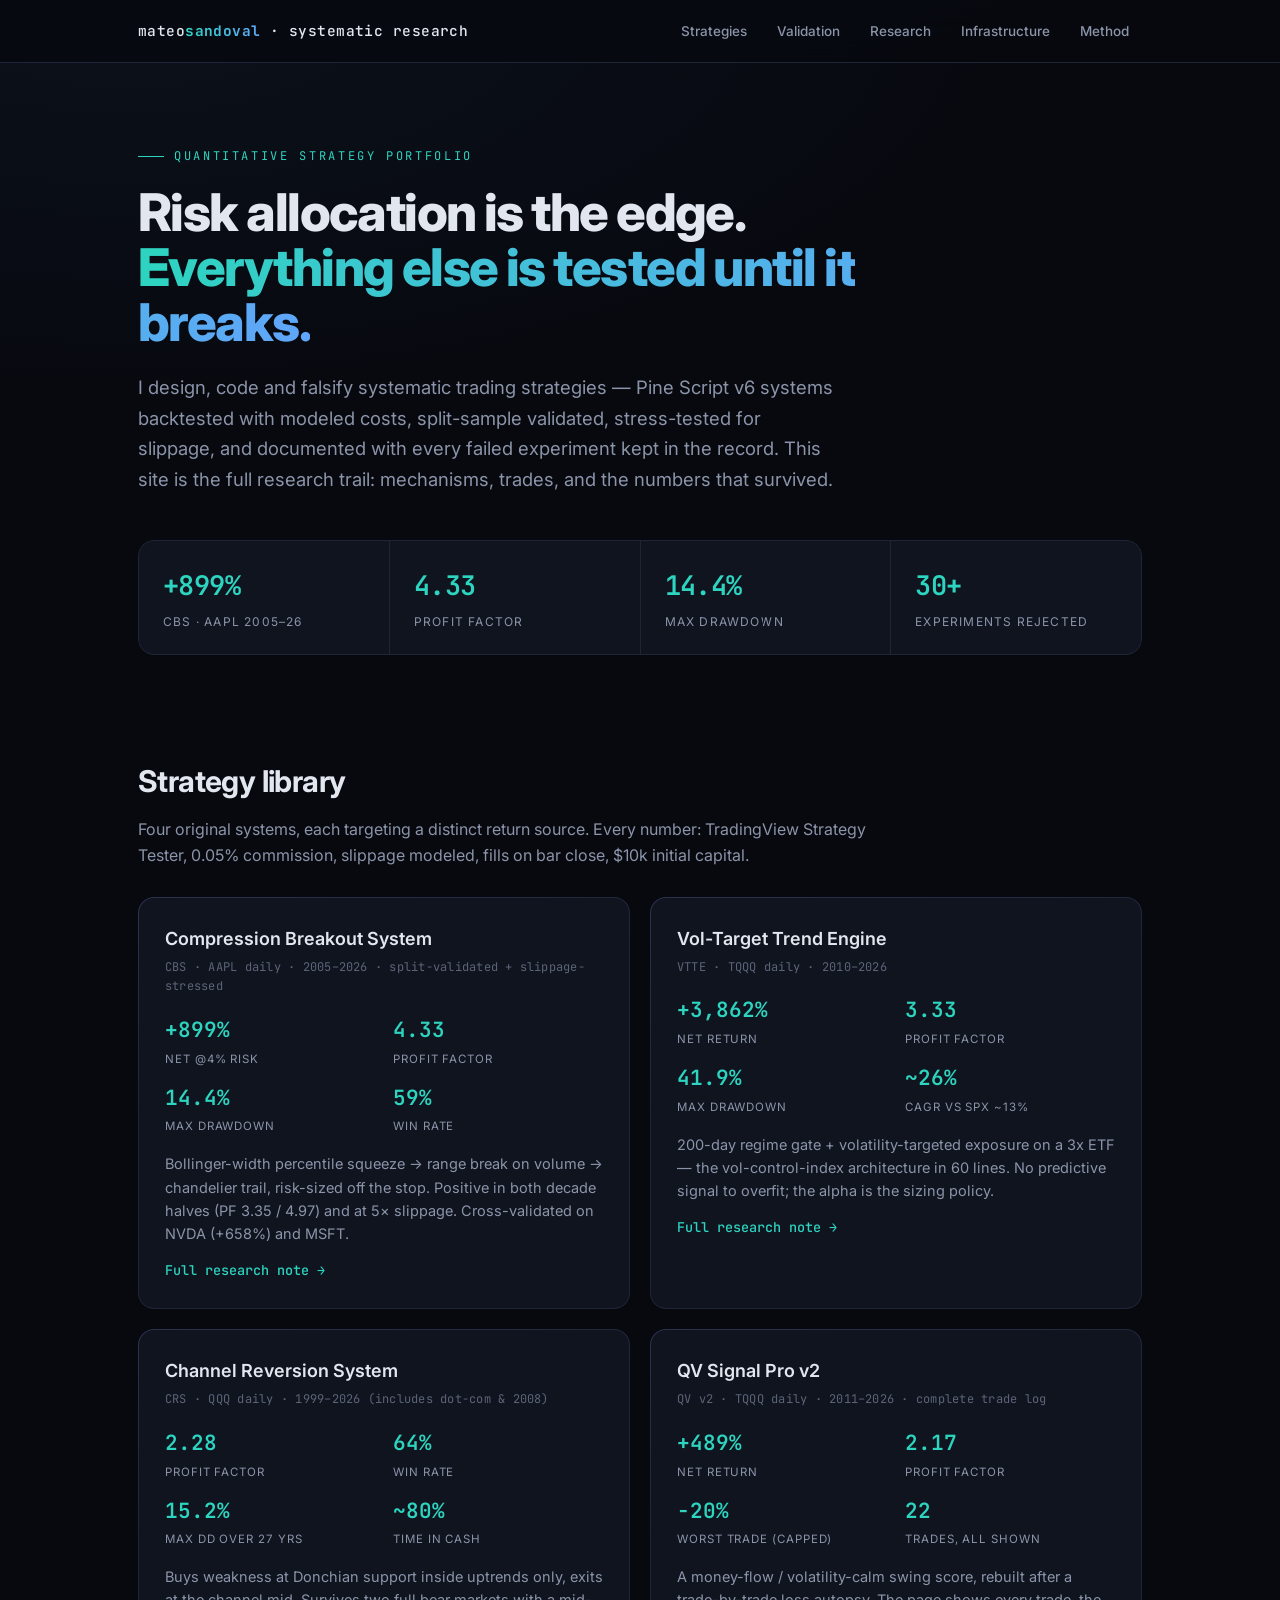
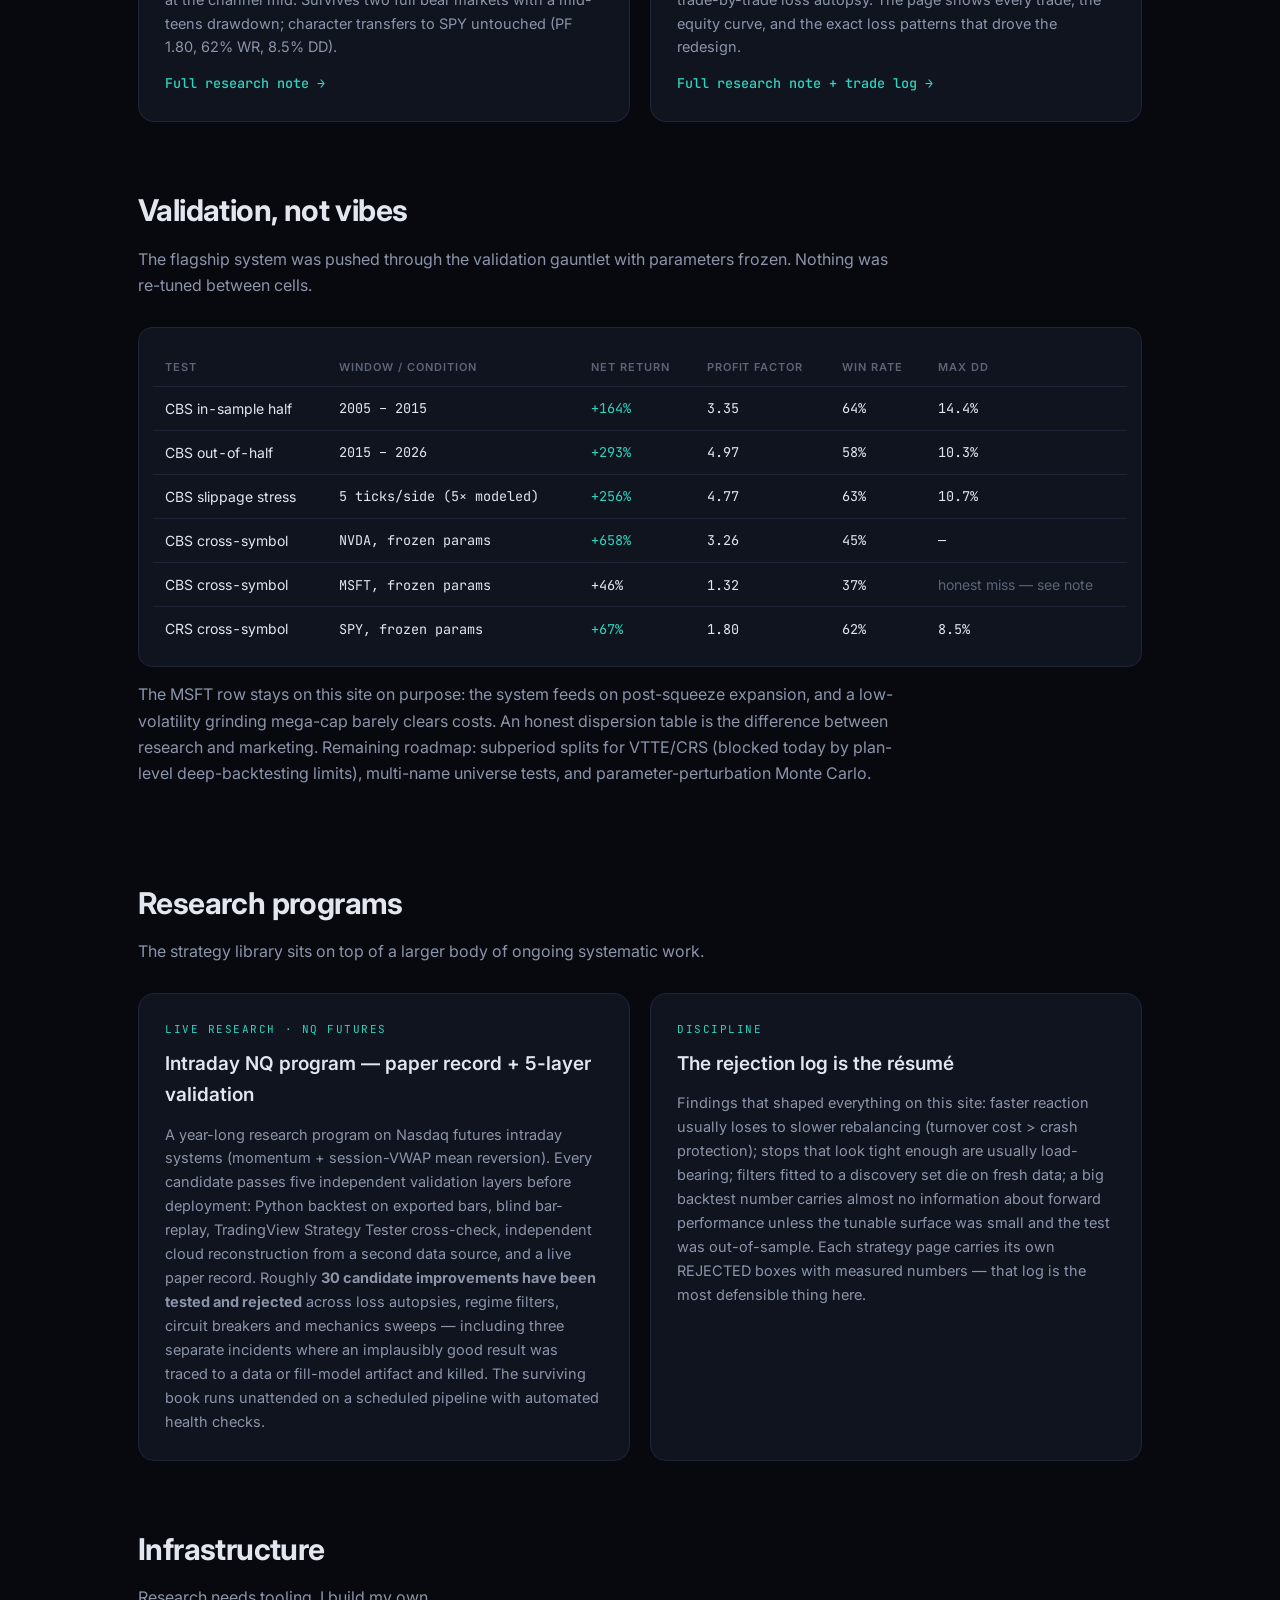
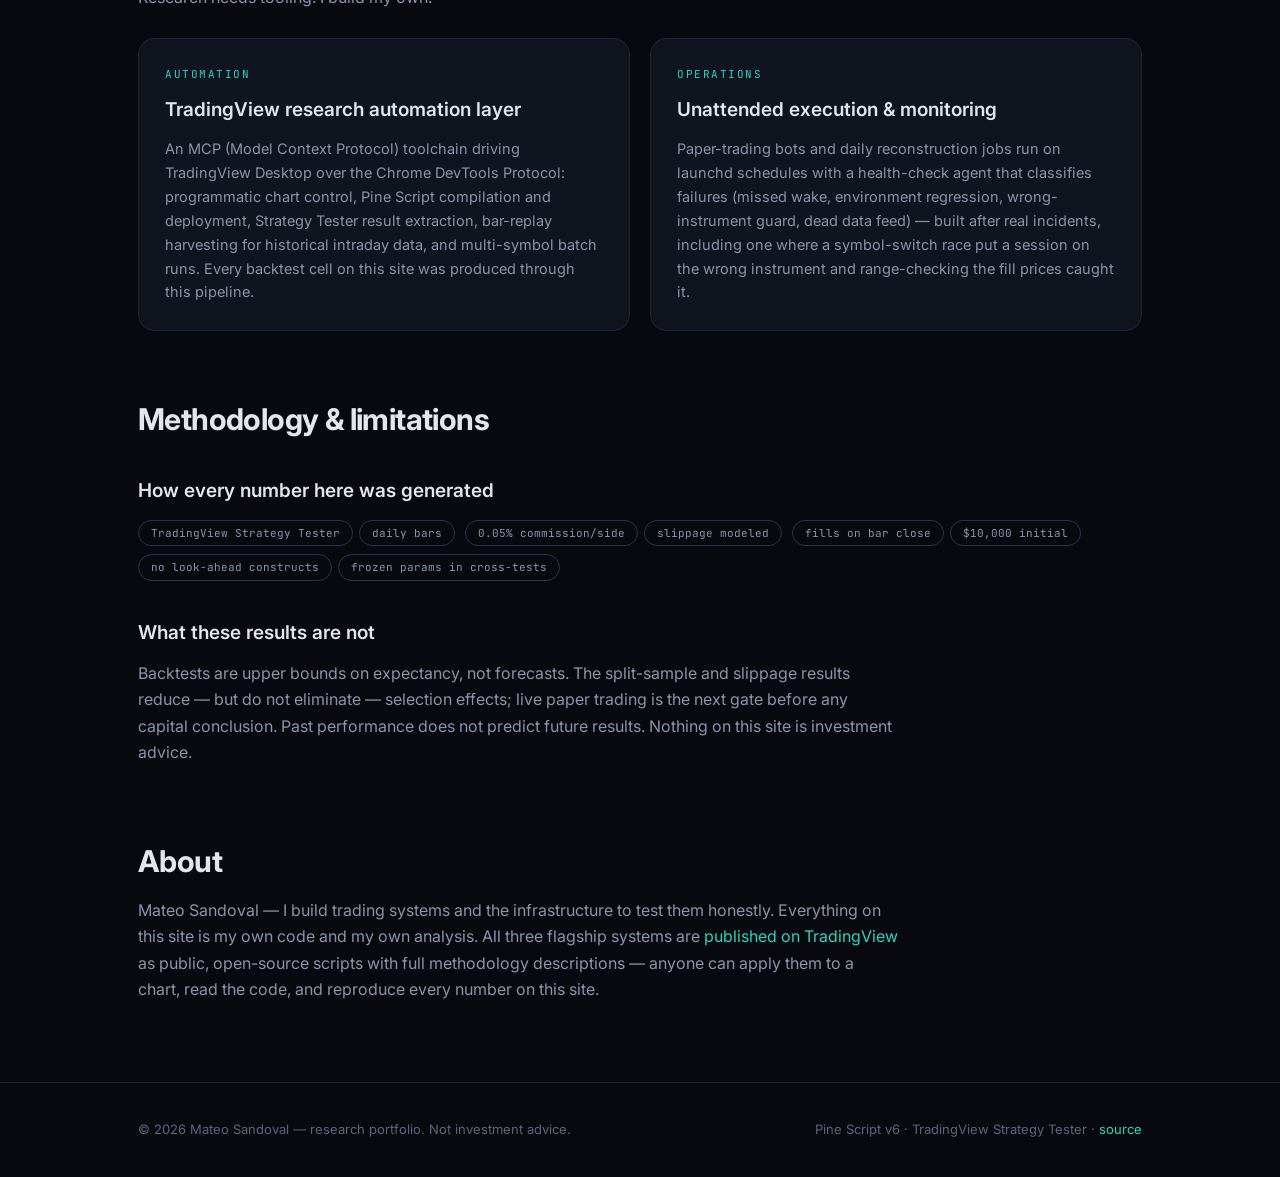
<file: index.html>
<!doctype html>
<html lang="en">
<head>
<meta charset="utf-8">
<meta name="viewport" content="width=device-width,initial-scale=1">
<title>Mateo Sandoval — Systematic Trading Research</title>
<meta name="description" content="Systematic trading strategies, validation research and trading infrastructure by Mateo Sandoval.">
<link rel="stylesheet" href="styles.css">
</head>
<body>
<header class="site"><div class="wrap">
  <div class="brand">mateo<b>sandoval</b> · systematic research</div>
  <nav>
    <a href="#library">Strategies</a><a href="#validation">Validation</a><a href="#programs">Research</a><a href="#infra">Infrastructure</a><a href="#method">Method</a>
  </nav>
</div></header>

<div class="wrap">
<div class="hero">
  <div class="kicker">Quantitative Strategy Portfolio</div>
  <h1>Risk allocation is the edge.<br><em>Everything else is tested until it breaks.</em></h1>
  <p class="lead">I design, code and falsify systematic trading strategies — Pine Script v6 systems backtested
  with modeled costs, split-sample validated, stress-tested for slippage, and documented with every failed
  experiment kept in the record. This site is the full research trail: mechanisms, trades, and the numbers
  that survived.</p>
  <div class="statstrip">
    <div><div class="v">+899%</div><div class="k">CBS · AAPL 2005–26</div></div>
    <div><div class="v">4.33</div><div class="k">Profit factor</div></div>
    <div><div class="v">14.4%</div><div class="k">Max drawdown</div></div>
    <div><div class="v">30+</div><div class="k">Experiments rejected</div></div>
  </div>
</div>

<section id="library">
  <h2>Strategy library</h2>
  <p class="sub">Four original systems, each targeting a distinct return source. Every number: TradingView
  Strategy Tester, 0.05% commission, slippage modeled, fills on bar close, $10k initial capital.</p>
  <div class="grid cards">

    <div class="card">
      <h3>Compression Breakout System</h3>
      <div class="sym">CBS · AAPL daily · 2005–2026 · split-validated + slippage-stressed</div>
      <div class="metrics">
        <div class="metric"><div class="v">+899%</div><div class="k">Net @4% risk</div></div>
        <div class="metric"><div class="v">4.33</div><div class="k">Profit factor</div></div>
        <div class="metric"><div class="v">14.4%</div><div class="k">Max drawdown</div></div>
        <div class="metric"><div class="v">59%</div><div class="k">Win rate</div></div>
      </div>
      <p class="desc">Bollinger-width percentile squeeze → range break on volume → chandelier trail,
      risk-sized off the stop. Positive in both decade halves (PF 3.35 / 4.97) and at 5× slippage.
      Cross-validated on NVDA (+658%) and MSFT.</p>
      <a class="more" href="cbs.html">Full research note →</a>
    </div>

    <div class="card">
      <h3>Vol-Target Trend Engine</h3>
      <div class="sym">VTTE · TQQQ daily · 2010–2026</div>
      <div class="metrics">
        <div class="metric"><div class="v">+3,862%</div><div class="k">Net return</div></div>
        <div class="metric"><div class="v">3.33</div><div class="k">Profit factor</div></div>
        <div class="metric"><div class="v">41.9%</div><div class="k">Max drawdown</div></div>
        <div class="metric"><div class="v">~26%</div><div class="k">CAGR vs SPX ~13%</div></div>
      </div>
      <p class="desc">200-day regime gate + volatility-targeted exposure on a 3x ETF — the vol-control-index
      architecture in 60 lines. No predictive signal to overfit; the alpha is the sizing policy.</p>
      <a class="more" href="vtte.html">Full research note →</a>
    </div>

    <div class="card">
      <h3>Channel Reversion System</h3>
      <div class="sym">CRS · QQQ daily · 1999–2026 (includes dot-com &amp; 2008)</div>
      <div class="metrics">
        <div class="metric"><div class="v">2.28</div><div class="k">Profit factor</div></div>
        <div class="metric"><div class="v">64%</div><div class="k">Win rate</div></div>
        <div class="metric"><div class="v">15.2%</div><div class="k">Max DD over 27 yrs</div></div>
        <div class="metric"><div class="v">~80%</div><div class="k">Time in cash</div></div>
      </div>
      <p class="desc">Buys weakness at Donchian support inside uptrends only, exits at the channel mid.
      Survives two full bear markets with a mid-teens drawdown; character transfers to SPY untouched
      (PF 1.80, 62% WR, 8.5% DD).</p>
      <a class="more" href="crs.html">Full research note →</a>
    </div>

    <div class="card">
      <h3>QV Signal Pro v2</h3>
      <div class="sym">QV v2 · TQQQ daily · 2011–2026 · complete trade log</div>
      <div class="metrics">
        <div class="metric"><div class="v">+489%</div><div class="k">Net return</div></div>
        <div class="metric"><div class="v">2.17</div><div class="k">Profit factor</div></div>
        <div class="metric"><div class="v">−20%</div><div class="k">Worst trade (capped)</div></div>
        <div class="metric"><div class="v">22</div><div class="k">Trades, all shown</div></div>
      </div>
      <p class="desc">A money-flow / volatility-calm swing score, rebuilt after a trade-by-trade loss autopsy.
      The page shows every trade, the equity curve, and the exact loss patterns that drove the redesign.</p>
      <a class="more" href="qv2.html">Full research note + trade log →</a>
    </div>

  </div>
</section>

<section id="validation">
  <h2>Validation, not vibes</h2>
  <p class="sub">The flagship system was pushed through the validation gauntlet with parameters frozen.
  Nothing was re-tuned between cells.</p>
  <div class="tablewrap"><table>
    <tr><th>Test</th><th>Window / condition</th><th>Net return</th><th>Profit factor</th><th>Win rate</th><th>Max DD</th></tr>
    <tr><td class="txt">CBS in-sample half</td><td>2005 – 2015</td><td class="pos">+164%</td><td>3.35</td><td>64%</td><td>14.4%</td></tr>
    <tr><td class="txt">CBS out-of-half</td><td>2015 – 2026</td><td class="pos">+293%</td><td>4.97</td><td>58%</td><td>10.3%</td></tr>
    <tr><td class="txt">CBS slippage stress</td><td>5 ticks/side (5× modeled)</td><td class="pos">+256%</td><td>4.77</td><td>63%</td><td>10.7%</td></tr>
    <tr><td class="txt">CBS cross-symbol</td><td>NVDA, frozen params</td><td class="pos">+658%</td><td>3.26</td><td>45%</td><td>—</td></tr>
    <tr><td class="txt">CBS cross-symbol</td><td>MSFT, frozen params</td><td>+46%</td><td>1.32</td><td>37%</td><td class="txt mut">honest miss — see note</td></tr>
    <tr><td class="txt">CRS cross-symbol</td><td>SPY, frozen params</td><td class="pos">+67%</td><td>1.80</td><td>62%</td><td>8.5%</td></tr>
  </table></div>
  <p class="sub" style="margin-top:14px">The MSFT row stays on this site on purpose: the system feeds on
  post-squeeze expansion, and a low-volatility grinding mega-cap barely clears costs. An honest dispersion
  table is the difference between research and marketing. Remaining roadmap: subperiod splits for VTTE/CRS
  (blocked today by plan-level deep-backtesting limits), multi-name universe tests, and parameter-perturbation
  Monte Carlo.</p>
</section>

<section id="programs">
  <h2>Research programs</h2>
  <p class="sub">The strategy library sits on top of a larger body of ongoing systematic work.</p>
  <div class="grid cards">
    <div class="projcard">
      <div class="tag">Live research · NQ futures</div>
      <h3>Intraday NQ program — paper record + 5-layer validation</h3>
      <p>A year-long research program on Nasdaq futures intraday systems (momentum + session-VWAP mean
      reversion). Every candidate passes five independent validation layers before deployment: Python
      backtest on exported bars, blind bar-replay, TradingView Strategy Tester cross-check, independent
      cloud reconstruction from a second data source, and a live paper record. Roughly <b>30 candidate
      improvements have been tested and rejected</b> across loss autopsies, regime filters, circuit breakers
      and mechanics sweeps — including three separate incidents where an implausibly good result was traced
      to a data or fill-model artifact and killed. The surviving book runs unattended on a scheduled
      pipeline with automated health checks.</p>
    </div>
    <div class="projcard">
      <div class="tag">Discipline</div>
      <h3>The rejection log is the résumé</h3>
      <p>Findings that shaped everything on this site: faster reaction usually loses to slower rebalancing
      (turnover cost &gt; crash protection); stops that look tight enough are usually load-bearing; filters
      fitted to a discovery set die on fresh data; a big backtest number carries almost no information about
      forward performance unless the tunable surface was small and the test was out-of-sample. Each strategy
      page carries its own REJECTED boxes with measured numbers — that log is the most defensible thing here.</p>
    </div>
  </div>
</section>

<section id="infra">
  <h2>Infrastructure</h2>
  <p class="sub">Research needs tooling. I build my own.</p>
  <div class="grid cards">
    <div class="projcard">
      <div class="tag">Automation</div>
      <h3>TradingView research automation layer</h3>
      <p>An MCP (Model Context Protocol) toolchain driving TradingView Desktop over the Chrome DevTools
      Protocol: programmatic chart control, Pine Script compilation and deployment, Strategy Tester result
      extraction, bar-replay harvesting for historical intraday data, and multi-symbol batch runs. Every
      backtest cell on this site was produced through this pipeline.</p>
    </div>
    <div class="projcard">
      <div class="tag">Operations</div>
      <h3>Unattended execution &amp; monitoring</h3>
      <p>Paper-trading bots and daily reconstruction jobs run on launchd schedules with a health-check agent
      that classifies failures (missed wake, environment regression, wrong-instrument guard, dead data feed)
      — built after real incidents, including one where a symbol-switch race put a session on the wrong
      instrument and range-checking the fill prices caught it.</p>
    </div>
  </div>
</section>

<section id="method">
  <h2>Methodology &amp; limitations</h2>
  <h3>How every number here was generated</h3>
  <p><span class="pill">TradingView Strategy Tester</span><span class="pill">daily bars</span>
  <span class="pill">0.05% commission/side</span><span class="pill">slippage modeled</span>
  <span class="pill">fills on bar close</span><span class="pill">$10,000 initial</span>
  <span class="pill">no look-ahead constructs</span><span class="pill">frozen params in cross-tests</span></p>
  <h3>What these results are not</h3>
  <p class="sub" style="margin-bottom:8px">Backtests are upper bounds on expectancy, not forecasts. The split-sample and slippage results
  reduce — but do not eliminate — selection effects; live paper trading is the next gate before any
  capital conclusion. Past performance does not predict future results. Nothing on this site is investment advice.</p>
</section>

<section>
  <h2>About</h2>
  <p class="sub" style="margin-bottom:0">Mateo Sandoval — I build trading systems and the infrastructure to test them honestly.
  Everything on this site is my own code and my own analysis. All three flagship systems are
  <a href="https://www.tradingview.com/u/mateosandoval1025/#published-scripts" target="_blank" rel="noopener">published on TradingView</a> as public,
  open-source scripts with full methodology descriptions — anyone can apply them to a chart, read the
  code, and reproduce every number on this site.</p>
</section>
</div>

<footer><div class="wrap">
  <div>© 2026 Mateo Sandoval — research portfolio. Not investment advice.</div>
  <div>Pine Script v6 · TradingView Strategy Tester · <a href="https://github.com/mateosandoval10/quant-strategies">source</a></div>
</div></footer>
</body>
</html>
</file>
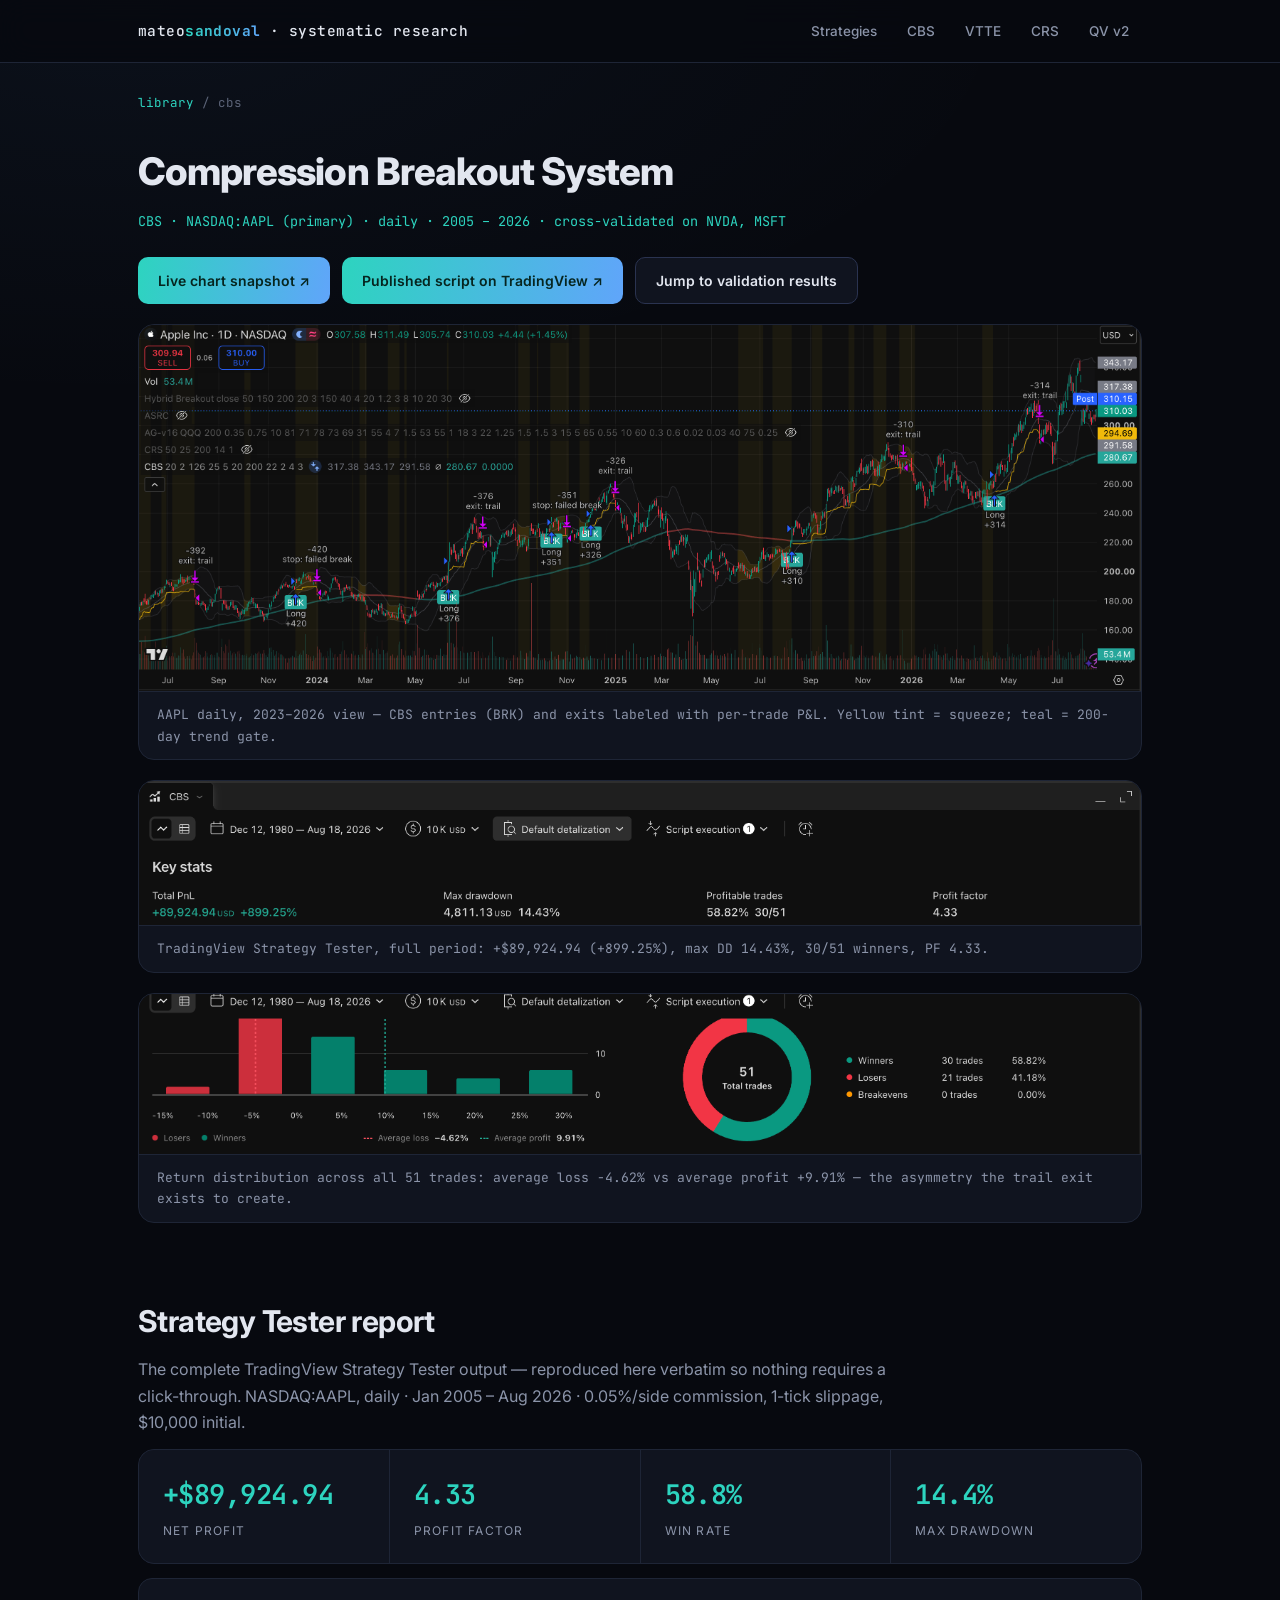
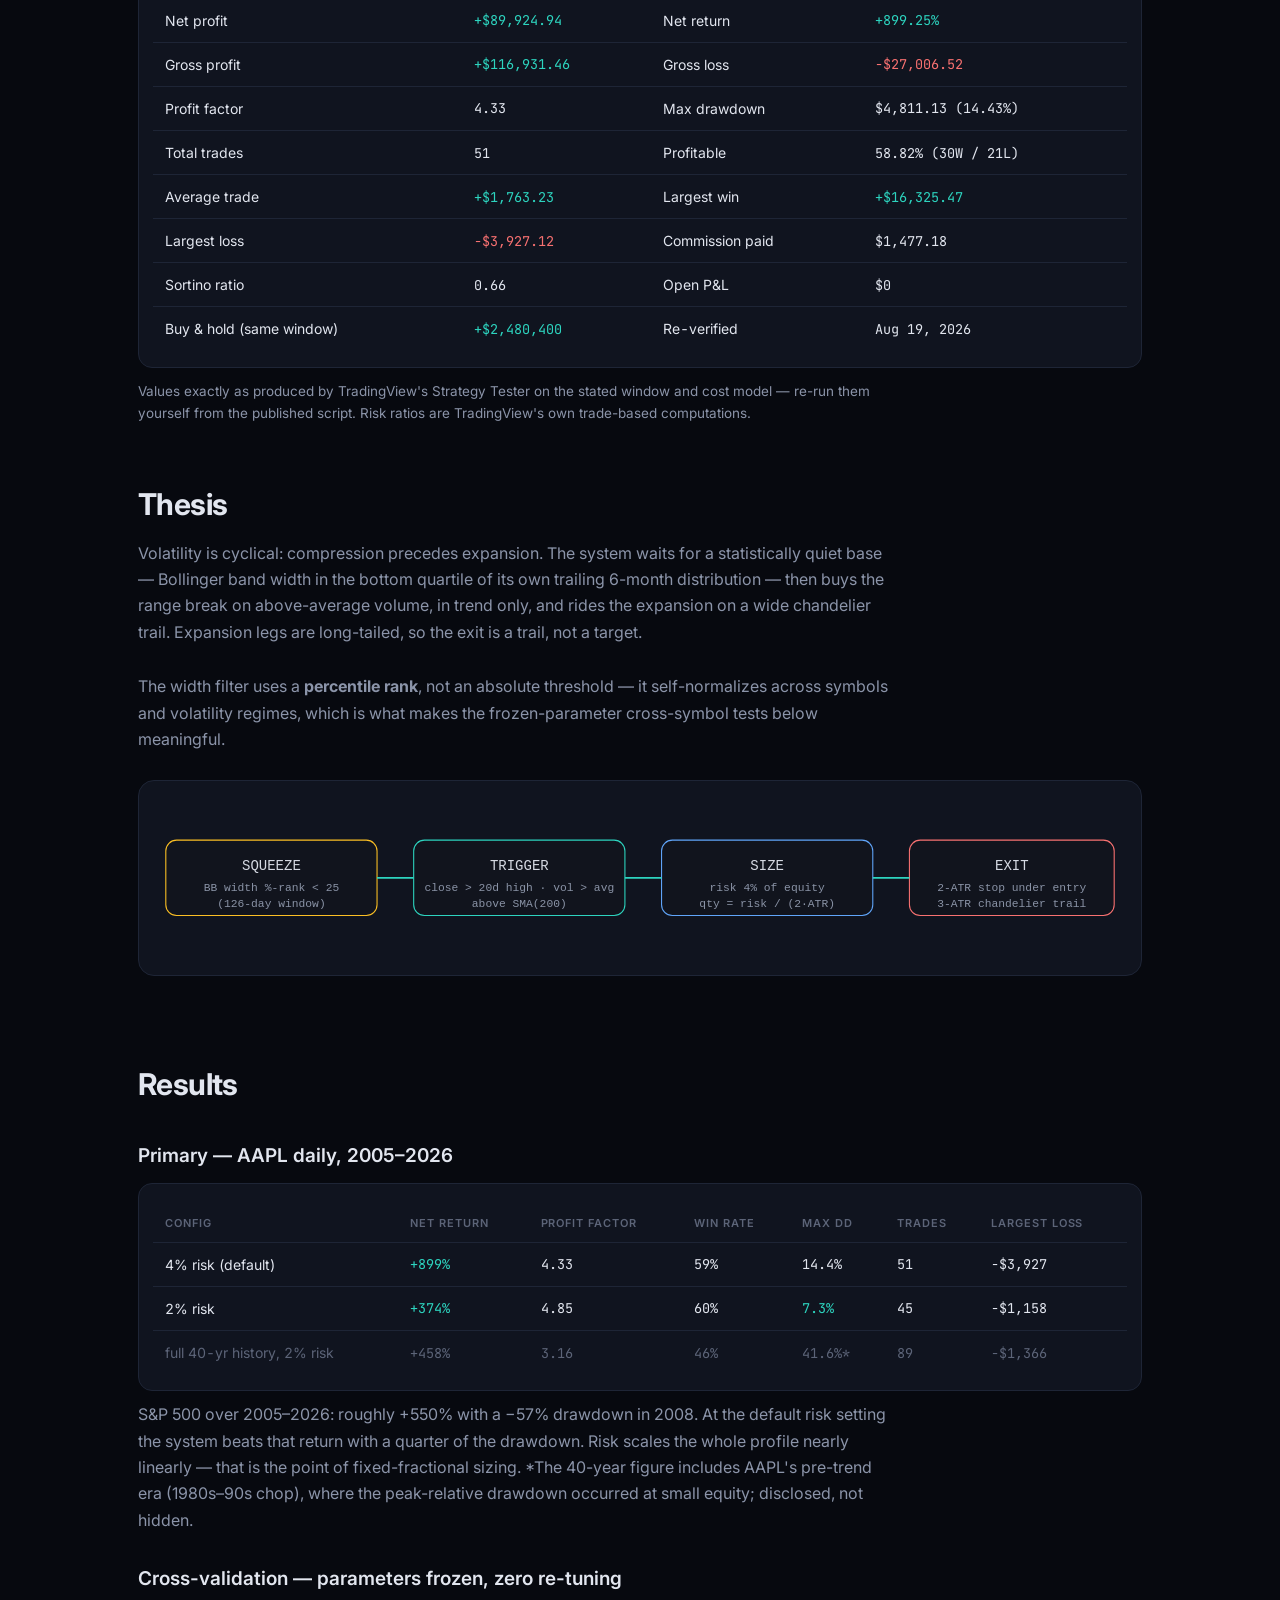
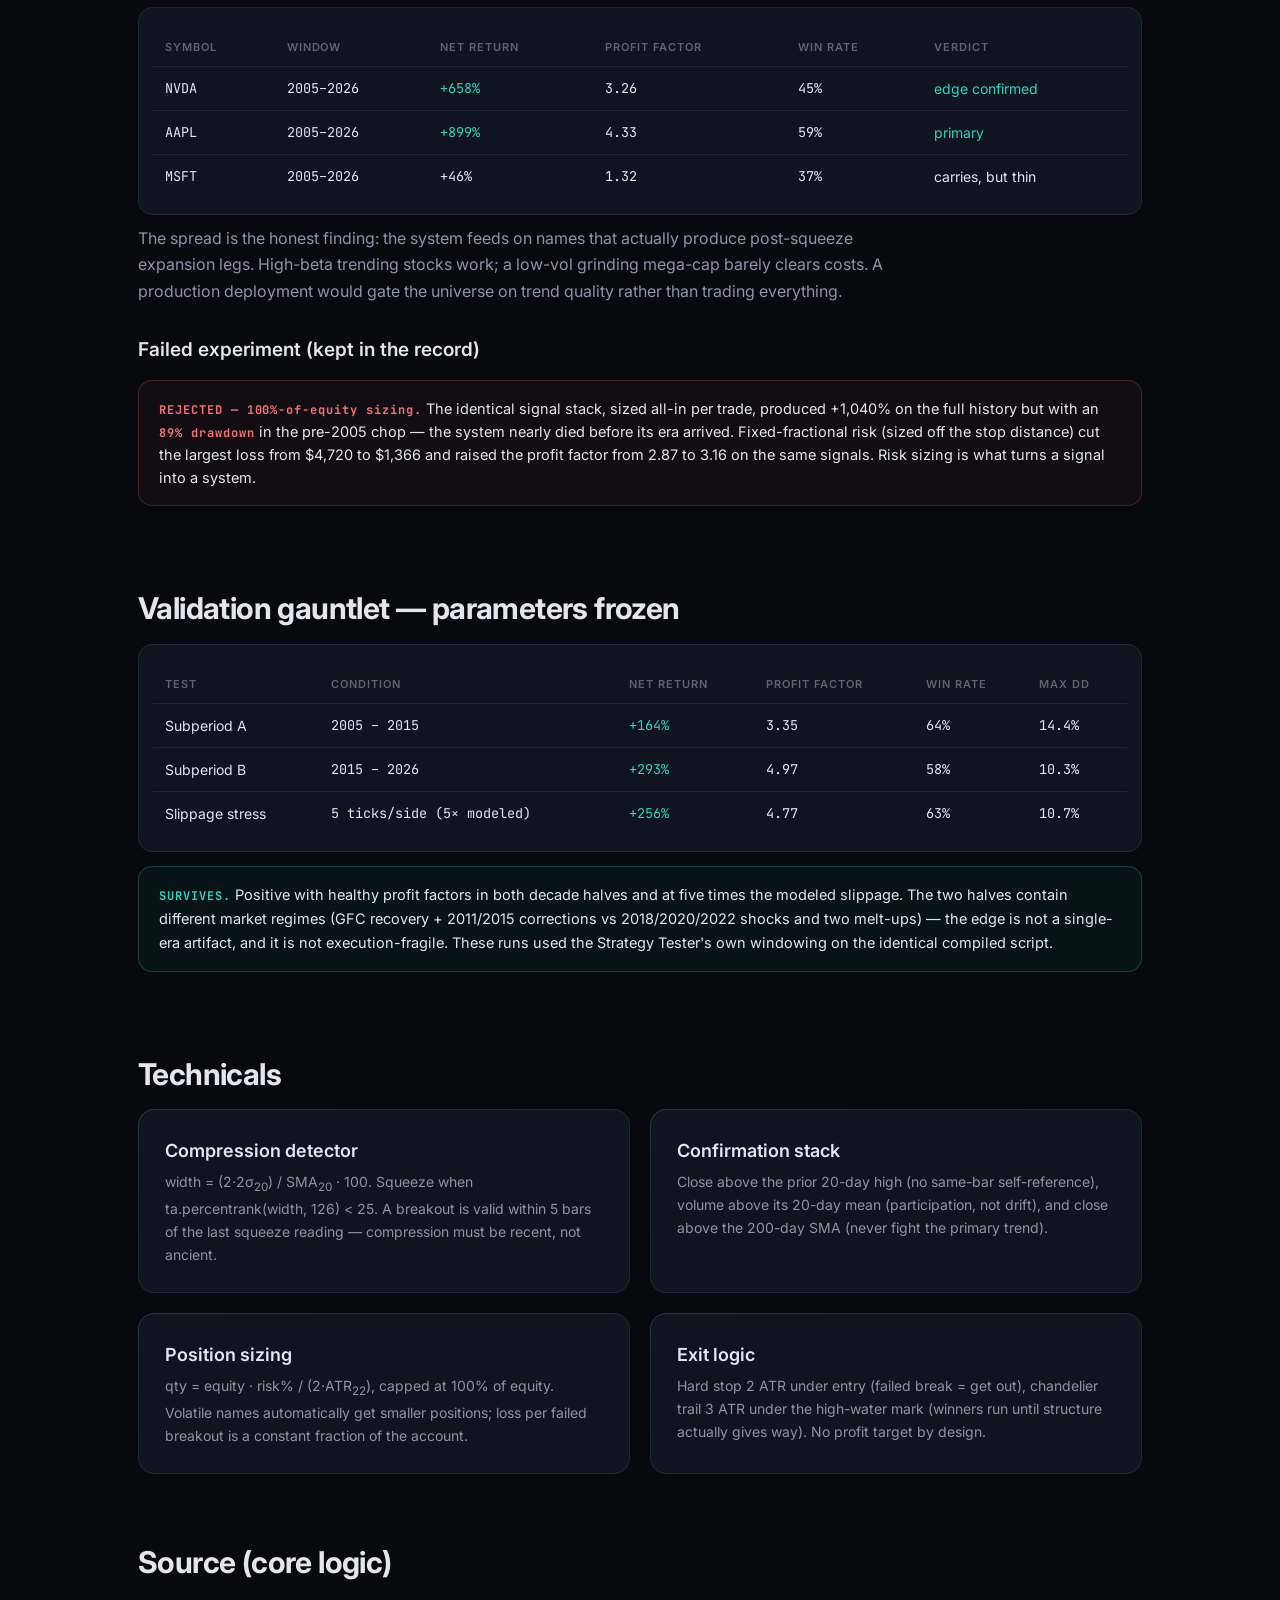
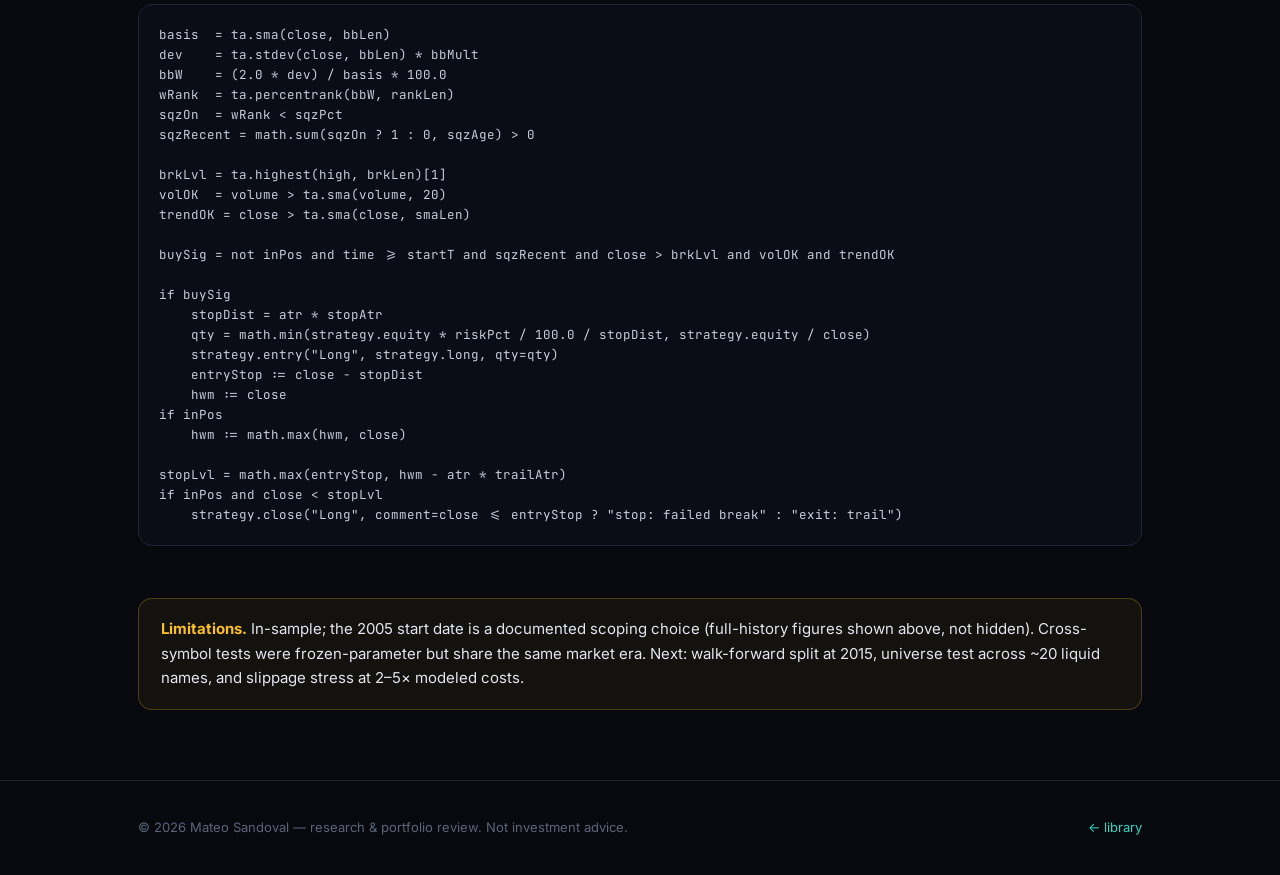
<file: cbs.html>
<!doctype html>
<html lang="en">
<head>
<meta charset="utf-8">
<meta name="viewport" content="width=device-width,initial-scale=1">
<title>Compression Breakout System — Mateo Sandoval</title>
<link rel="stylesheet" href="styles.css">
</head>
<body>
<header class="site"><div class="wrap">
  <div class="brand"><a href="index.html" style="color:inherit;text-decoration:none">mateo<b>sandoval</b> · systematic research</a></div>
  <nav><a href="index.html#library">Strategies</a><a href="cbs.html">CBS</a><a href="vtte.html">VTTE</a><a href="crs.html">CRS</a><a href="qv2.html">QV v2</a></nav>
</div></header>

<div class="wrap">
<div class="crumb"><a href="index.html">library</a> / cbs</div>
<div class="pagehead">
  <h1>Compression Breakout System</h1>
  <div class="sym">CBS · NASDAQ:AAPL (primary) · daily · 2005 – 2026 · cross-validated on NVDA, MSFT</div>
</div>


<div class="btnrow">
  <a class="btn" href="https://www.tradingview.com/x/bFTYG47k/" target="_blank" rel="noopener">Live chart snapshot ↗</a>
  <a class="btn" href="https://www.tradingview.com/script/97gxVA5b/" target="_blank" rel="noopener">Published script on TradingView ↗</a>
  <a class="btn ghost" href="#validation">Jump to validation results</a>
</div>
<div class="shot">
  <img src="assets/cbs_trades.png" alt="CBS on AAPL daily — every entry and exit labeled with P&L">
  <div class="cap">AAPL daily, 2023–2026 view — CBS entries (BRK) and exits labeled with per-trade P&amp;L. Yellow tint = squeeze; teal = 200-day trend gate.</div>
</div>
<div class="shot">
  <img src="assets/cbs_stats.png" alt="TradingView Strategy Tester key stats for CBS">
  <div class="cap">TradingView Strategy Tester, full period: +$89,924.94 (+899.25%), max DD 14.43%, 30/51 winners, PF 4.33.</div>
</div>
<div class="shot">
  <img src="assets/cbs_distribution.png" alt="CBS trade return distribution">
  <div class="cap">Return distribution across all 51 trades: average loss −4.62% vs average profit +9.91% — the asymmetry the trail exit exists to create.</div>
</div>


<section id="report">
  <h2>Strategy Tester report</h2>
  <p class="sub" style="margin-bottom:14px">The complete TradingView Strategy Tester output — reproduced here verbatim so nothing requires a click-through. NASDAQ:AAPL, daily · Jan 2005 – Aug 2026 · 0.05%/side commission, 1-tick slippage, $10,000 initial.</p>
  <div class="statstrip" style="margin:0 0 14px">
    <div><div class="v">+$89,924.94</div><div class="k">Net profit</div></div>
    <div><div class="v">4.33</div><div class="k">Profit factor</div></div>
    <div><div class="v">58.8%</div><div class="k">Win rate</div></div>
    <div><div class="v">14.4%</div><div class="k">Max drawdown</div></div>
  </div>
  <div class="tablewrap"><table>
    <tr><td class="txt">Net profit</td><td class="pos">+$89,924.94</td><td class="txt">Net return</td><td class="pos">+899.25%</td></tr>
    <tr><td class="txt">Gross profit</td><td class="pos">+$116,931.46</td><td class="txt">Gross loss</td><td class="neg">−$27,006.52</td></tr>
    <tr><td class="txt">Profit factor</td><td>4.33</td><td class="txt">Max drawdown</td><td>$4,811.13 (14.43%)</td></tr>
    <tr><td class="txt">Total trades</td><td>51</td><td class="txt">Profitable</td><td>58.82% (30W / 21L)</td></tr>
    <tr><td class="txt">Average trade</td><td class="pos">+$1,763.23</td><td class="txt">Largest win</td><td class="pos">+$16,325.47</td></tr>
    <tr><td class="txt">Largest loss</td><td class="neg">−$3,927.12</td><td class="txt">Commission paid</td><td>$1,477.18</td></tr>
    <tr><td class="txt">Sortino ratio</td><td>0.66</td><td class="txt">Open P&amp;L</td><td>$0</td></tr>
    <tr><td class="txt">Buy &amp; hold (same window)</td><td class="pos">+$2,480,400</td><td class="txt">Re-verified</td><td>Aug 19, 2026</td></tr>
  </table></div>
  <p class="sub" style="margin-top:12px;font-size:13.5px">Values exactly as produced by TradingView's Strategy Tester on the stated window and cost model — re-run them yourself from the published script. Risk ratios are TradingView's own trade-based computations.</p>
</section>
<section style="padding-top:18px">
  <h2>Thesis</h2>
  <p class="sub">Volatility is cyclical: compression precedes expansion. The system waits for a statistically quiet
  base — Bollinger band width in the bottom quartile of its own trailing 6-month distribution — then buys the range
  break on above-average volume, in trend only, and rides the expansion on a wide chandelier trail. Expansion legs
  are long-tailed, so the exit is a trail, not a target.</p>
  <p class="sub">The width filter uses a <b>percentile rank</b>, not an absolute threshold — it self-normalizes
  across symbols and volatility regimes, which is what makes the frozen-parameter cross-symbol tests below meaningful.</p>

  <div class="diagram"><svg viewBox="0 0 900 150" xmlns="http://www.w3.org/2000/svg" font-family="SF Mono,Menlo,monospace">
    <rect x="10" y="40" width="196" height="70" rx="10" fill="#11141d" stroke="#fbbf24"/>
    <text x="108" y="68" fill="#d6dae3" font-size="13" text-anchor="middle">SQUEEZE</text>
    <text x="108" y="87" fill="#8a93a6" font-size="10.5" text-anchor="middle">BB width %-rank &lt; 25</text>
    <text x="108" y="102" fill="#8a93a6" font-size="10.5" text-anchor="middle">(126-day window)</text>
    <rect x="240" y="40" width="196" height="70" rx="10" fill="#11141d" stroke="#2dd4bf"/>
    <text x="338" y="68" fill="#d6dae3" font-size="13" text-anchor="middle">TRIGGER</text>
    <text x="338" y="87" fill="#8a93a6" font-size="10.5" text-anchor="middle">close &gt; 20d high · vol &gt; avg</text>
    <text x="338" y="102" fill="#8a93a6" font-size="10.5" text-anchor="middle">above SMA(200)</text>
    <rect x="470" y="40" width="196" height="70" rx="10" fill="#11141d" stroke="#60a5fa"/>
    <text x="568" y="68" fill="#d6dae3" font-size="13" text-anchor="middle">SIZE</text>
    <text x="568" y="87" fill="#8a93a6" font-size="10.5" text-anchor="middle">risk 4% of equity</text>
    <text x="568" y="102" fill="#8a93a6" font-size="10.5" text-anchor="middle">qty = risk / (2·ATR)</text>
    <rect x="700" y="40" width="190" height="70" rx="10" fill="#11141d" stroke="#f87171"/>
    <text x="795" y="68" fill="#d6dae3" font-size="13" text-anchor="middle">EXIT</text>
    <text x="795" y="87" fill="#8a93a6" font-size="10.5" text-anchor="middle">2-ATR stop under entry</text>
    <text x="795" y="102" fill="#8a93a6" font-size="10.5" text-anchor="middle">3-ATR chandelier trail</text>
    <line x1="206" y1="75" x2="240" y2="75" stroke="#2dd4bf" stroke-width="1.5"/>
    <line x1="436" y1="75" x2="470" y2="75" stroke="#2dd4bf" stroke-width="1.5"/>
    <line x1="666" y1="75" x2="700" y2="75" stroke="#2dd4bf" stroke-width="1.5"/>
  </svg></div>
</section>

<section>
  <h2>Results</h2>
  <h3>Primary — AAPL daily, 2005–2026</h3>
  <div class="tablewrap"><table>
    <tr><th>Config</th><th>Net return</th><th>Profit factor</th><th>Win rate</th><th>Max DD</th><th>Trades</th><th>Largest loss</th></tr>
    <tr><td class="txt">4% risk (default)</td><td class="pos">+899%</td><td>4.33</td><td>59%</td><td>14.4%</td><td>51</td><td>−$3,927</td></tr>
    <tr><td class="txt">2% risk</td><td class="pos">+374%</td><td>4.85</td><td>60%</td><td class="pos">7.3%</td><td>45</td><td>−$1,158</td></tr>
    <tr><td class="txt mut">full 40-yr history, 2% risk</td><td class="mut">+458%</td><td class="mut">3.16</td><td class="mut">46%</td><td class="mut">41.6%*</td><td class="mut">89</td><td class="mut">−$1,366</td></tr>
  </table></div>
  <p class="sub" style="margin-top:10px">S&amp;P 500 over 2005–2026: roughly +550% with a −57% drawdown in 2008.
  At the default risk setting the system beats that return with a quarter of the drawdown. Risk scales the whole
  profile nearly linearly — that is the point of fixed-fractional sizing. *The 40-year figure includes AAPL's
  pre-trend era (1980s–90s chop), where the peak-relative drawdown occurred at small equity; disclosed, not hidden.</p>

  <h3>Cross-validation — parameters frozen, zero re-tuning</h3>
  <div class="tablewrap"><table>
    <tr><th>Symbol</th><th>Window</th><th>Net return</th><th>Profit factor</th><th>Win rate</th><th>Verdict</th></tr>
    <tr><td>NVDA</td><td>2005–2026</td><td class="pos">+658%</td><td>3.26</td><td>45%</td><td class="txt pos">edge confirmed</td></tr>
    <tr><td>AAPL</td><td>2005–2026</td><td class="pos">+899%</td><td>4.33</td><td>59%</td><td class="txt pos">primary</td></tr>
    <tr><td>MSFT</td><td>2005–2026</td><td>+46%</td><td>1.32</td><td>37%</td><td class="txt">carries, but thin</td></tr>
  </table></div>
  <p class="sub" style="margin-top:10px">The spread is the honest finding: the system feeds on names that actually
  produce post-squeeze expansion legs. High-beta trending stocks work; a low-vol grinding mega-cap barely clears
  costs. A production deployment would gate the universe on trend quality rather than trading everything.</p>

  <h3>Failed experiment (kept in the record)</h3>
  <div class="rejected"><b>REJECTED — 100%-of-equity sizing.</b> The identical signal stack, sized all-in per trade,
  produced +1,040% on the full history but with an <b>89% drawdown</b> in the pre-2005 chop — the system nearly
  died before its era arrived. Fixed-fractional risk (sized off the stop distance) cut the largest loss from
  $4,720 to $1,366 and raised the profit factor from 2.87 to 3.16 on the same signals.
  Risk sizing is what turns a signal into a system.</div>
</section>

<section id="validation">
  <h2>Validation gauntlet — parameters frozen</h2>
  <div class="tablewrap"><table>
    <tr><th>Test</th><th>Condition</th><th>Net return</th><th>Profit factor</th><th>Win rate</th><th>Max DD</th></tr>
    <tr><td class="txt">Subperiod A</td><td>2005 – 2015</td><td class="pos">+164%</td><td>3.35</td><td>64%</td><td>14.4%</td></tr>
    <tr><td class="txt">Subperiod B</td><td>2015 – 2026</td><td class="pos">+293%</td><td>4.97</td><td>58%</td><td>10.3%</td></tr>
    <tr><td class="txt">Slippage stress</td><td>5 ticks/side (5× modeled)</td><td class="pos">+256%</td><td>4.77</td><td>63%</td><td>10.7%</td></tr>
  </table></div>
  <div class="confirmed"><b>SURVIVES.</b> Positive with healthy profit factors in both decade halves and
  at five times the modeled slippage. The two halves contain different market regimes (GFC recovery + 2011/2015
  corrections vs 2018/2020/2022 shocks and two melt-ups) — the edge is not a single-era artifact, and it is not
  execution-fragile. These runs used the Strategy Tester's own windowing on the identical compiled script.</div>
</section>

<section>
  <h2>Technicals</h2>
  <div class="two">
    <div class="card"><h3>Compression detector</h3>
    <p style="font-size:14px;color:var(--dim)">width = (2·2σ<sub>20</sub>) / SMA<sub>20</sub> · 100.
    Squeeze when ta.percentrank(width, 126) &lt; 25. A breakout is valid within 5 bars of the last squeeze reading —
    compression must be recent, not ancient.</p></div>
    <div class="card"><h3>Confirmation stack</h3>
    <p style="font-size:14px;color:var(--dim)">Close above the prior 20-day high (no same-bar self-reference),
    volume above its 20-day mean (participation, not drift), and close above the 200-day SMA (never fight the
    primary trend).</p></div>
    <div class="card"><h3>Position sizing</h3>
    <p style="font-size:14px;color:var(--dim)">qty = equity · risk% / (2·ATR<sub>22</sub>), capped at 100% of equity.
    Volatile names automatically get smaller positions; loss per failed breakout is a constant fraction of the account.</p></div>
    <div class="card"><h3>Exit logic</h3>
    <p style="font-size:14px;color:var(--dim)">Hard stop 2 ATR under entry (failed break = get out), chandelier trail
    3 ATR under the high-water mark (winners run until structure actually gives way). No profit target by design.</p></div>
  </div>
</section>

<section>
  <h2>Source (core logic)</h2>
  <pre>basis  = ta.sma(close, bbLen)
dev    = ta.stdev(close, bbLen) * bbMult
bbW    = (2.0 * dev) / basis * 100.0
wRank  = ta.percentrank(bbW, rankLen)
sqzOn  = wRank &lt; sqzPct
sqzRecent = math.sum(sqzOn ? 1 : 0, sqzAge) &gt; 0

brkLvl = ta.highest(high, brkLen)[1]
volOK  = volume &gt; ta.sma(volume, 20)
trendOK = close &gt; ta.sma(close, smaLen)

buySig = not inPos and time &gt;= startT and sqzRecent and close &gt; brkLvl and volOK and trendOK

if buySig
    stopDist = atr * stopAtr
    qty = math.min(strategy.equity * riskPct / 100.0 / stopDist, strategy.equity / close)
    strategy.entry("Long", strategy.long, qty=qty)
    entryStop := close - stopDist
    hwm := close
if inPos
    hwm := math.max(hwm, close)

stopLvl = math.max(entryStop, hwm - atr * trailAtr)
if inPos and close &lt; stopLvl
    strategy.close("Long", comment=close &lt;= entryStop ? "stop: failed break" : "exit: trail")</pre>
</section>

<div class="note"><b>Limitations.</b> In-sample; the 2005 start date is a documented scoping choice (full-history
figures shown above, not hidden). Cross-symbol tests were frozen-parameter but share the same market era. Next:
walk-forward split at 2015, universe test across ~20 liquid names, and slippage stress at 2–5× modeled costs.</div>
</div>

<footer><div class="wrap">
  <div>© 2026 Mateo Sandoval — research &amp; portfolio review. Not investment advice.</div>
  <div><a href="index.html">← library</a></div>
</div></footer>
</body>
</html>
</file>
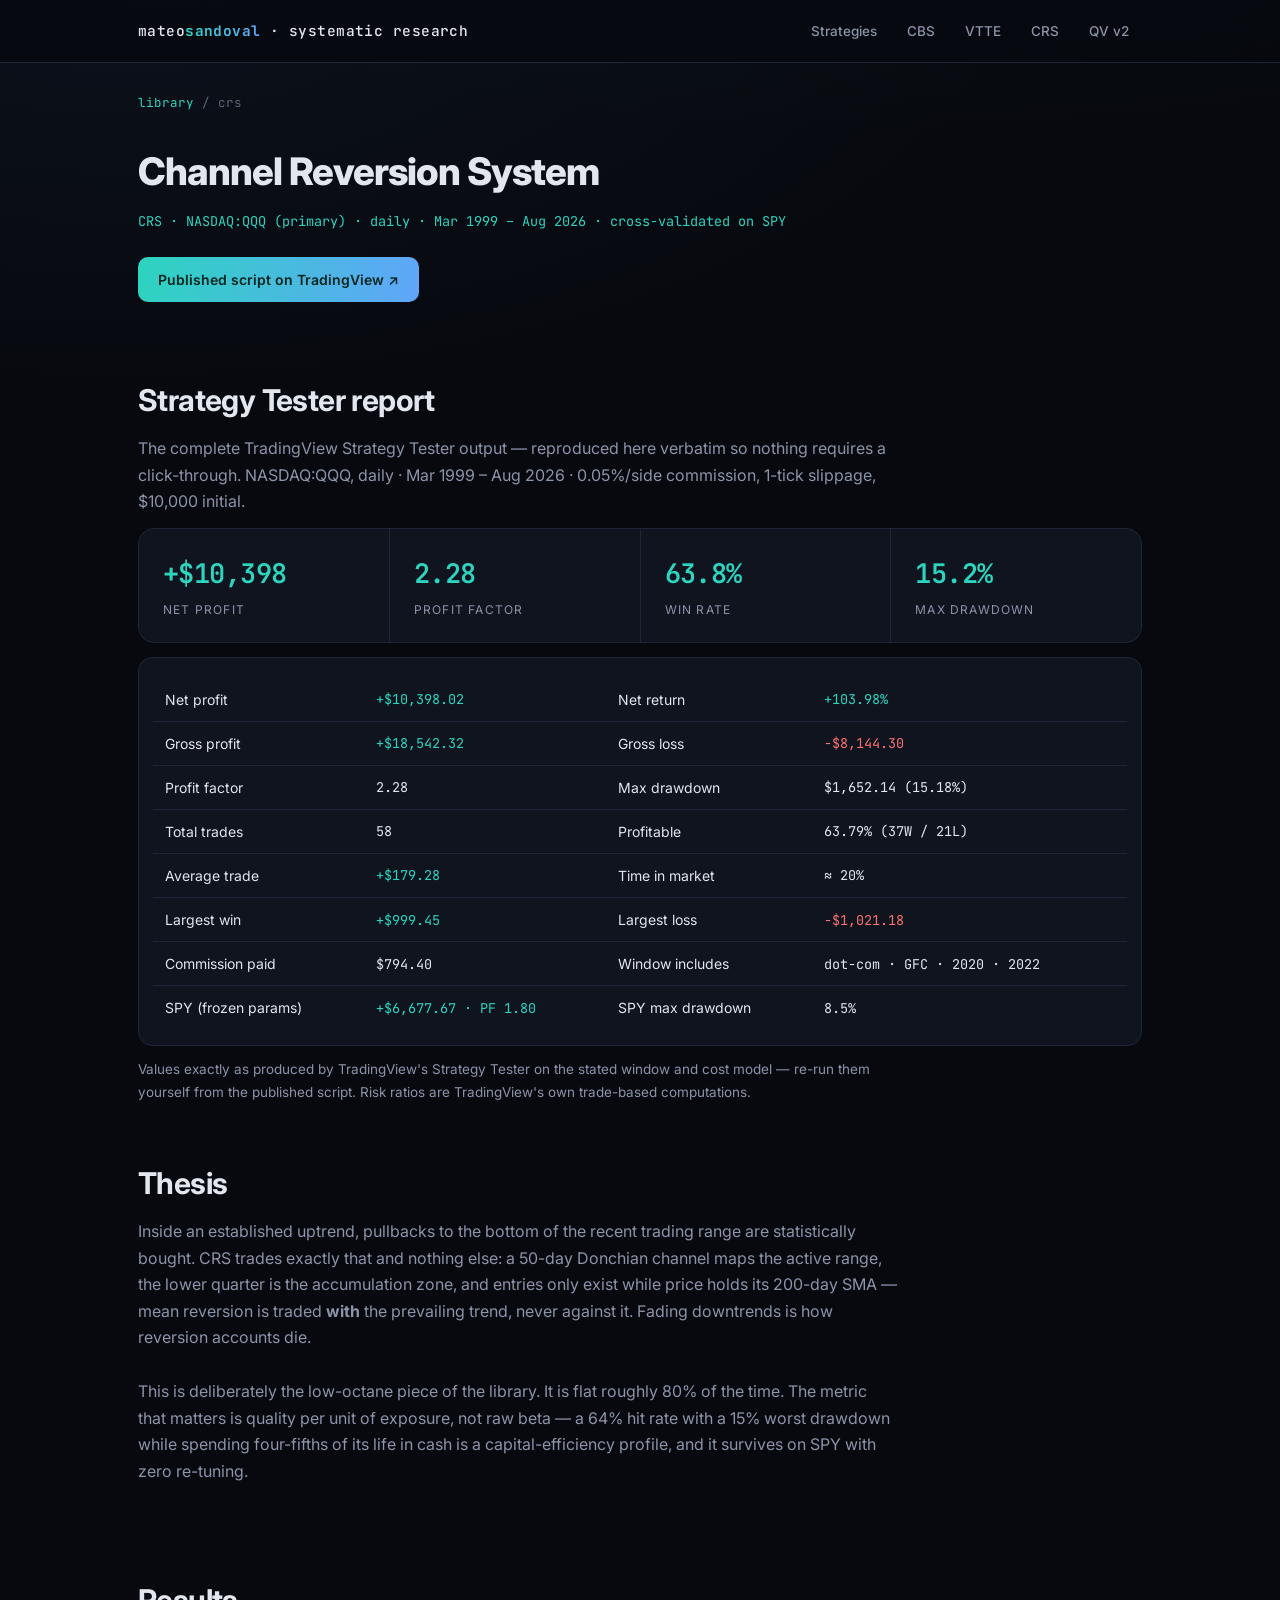
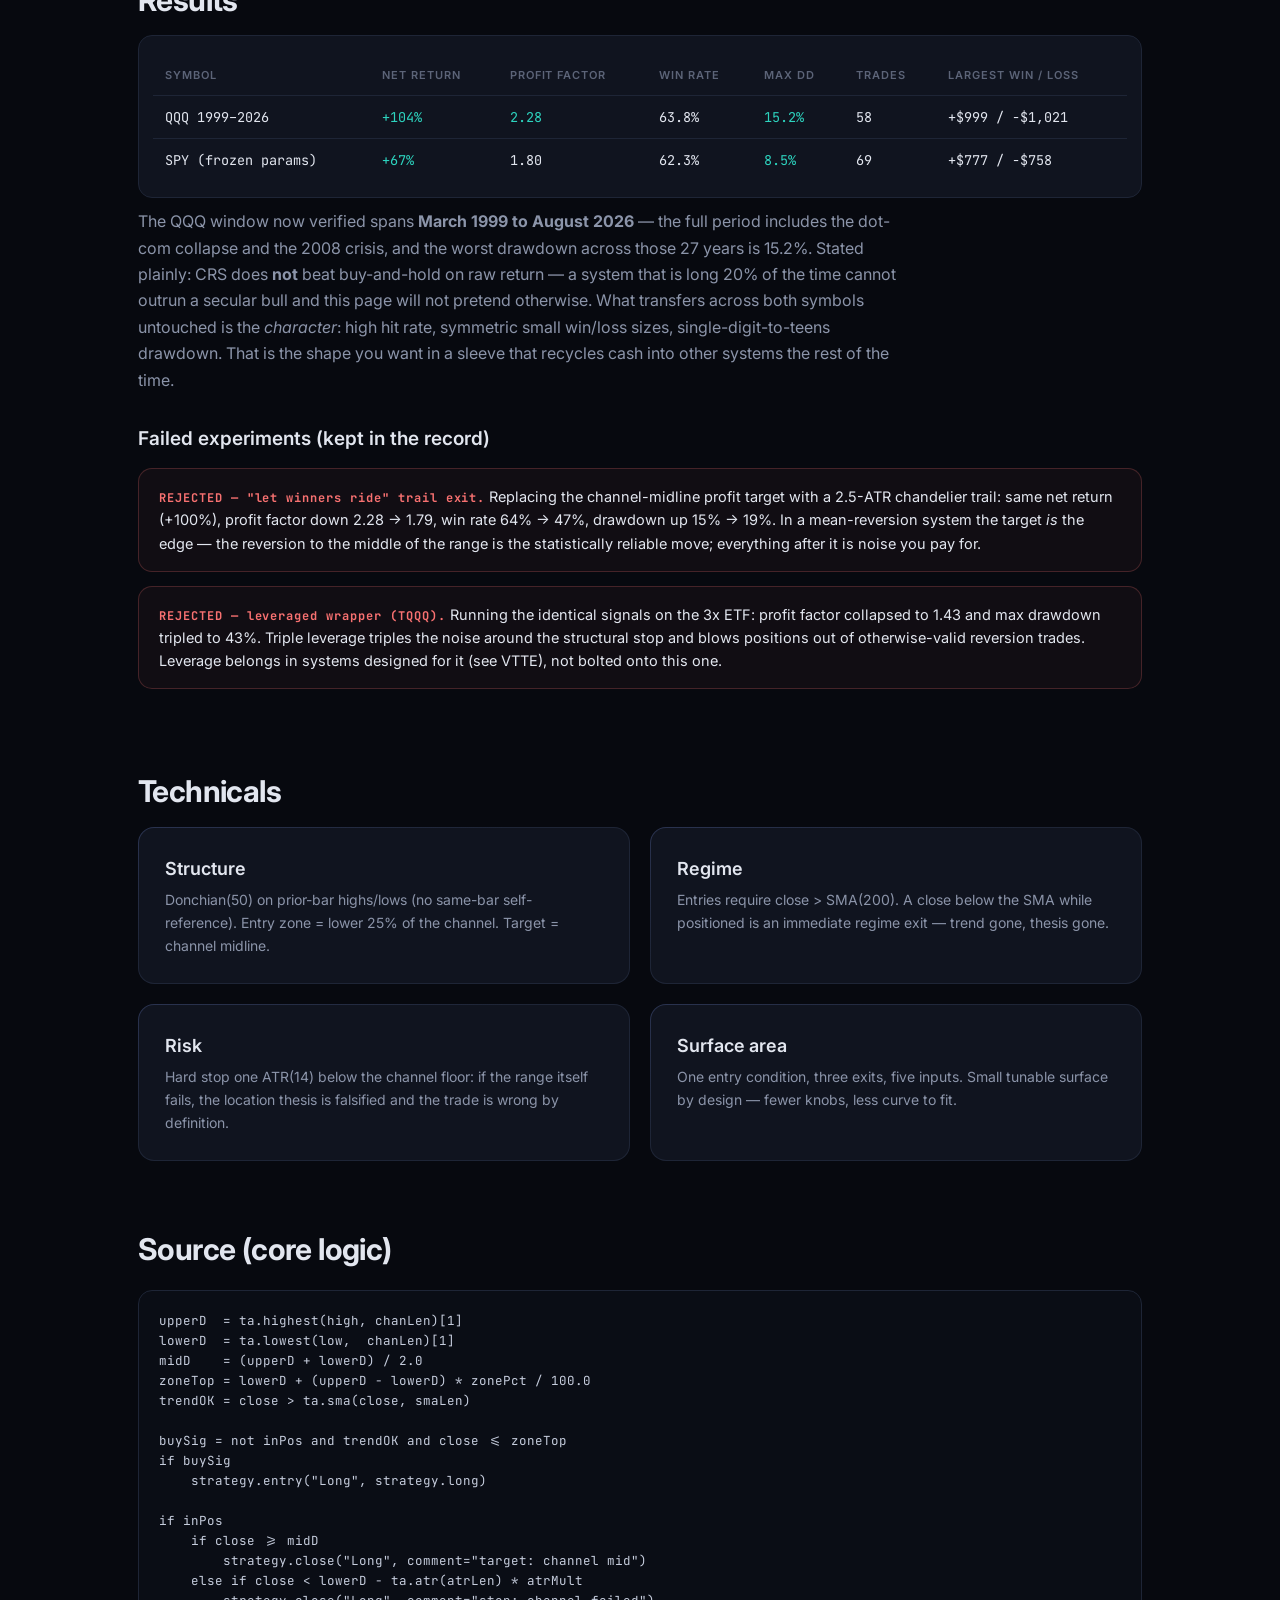
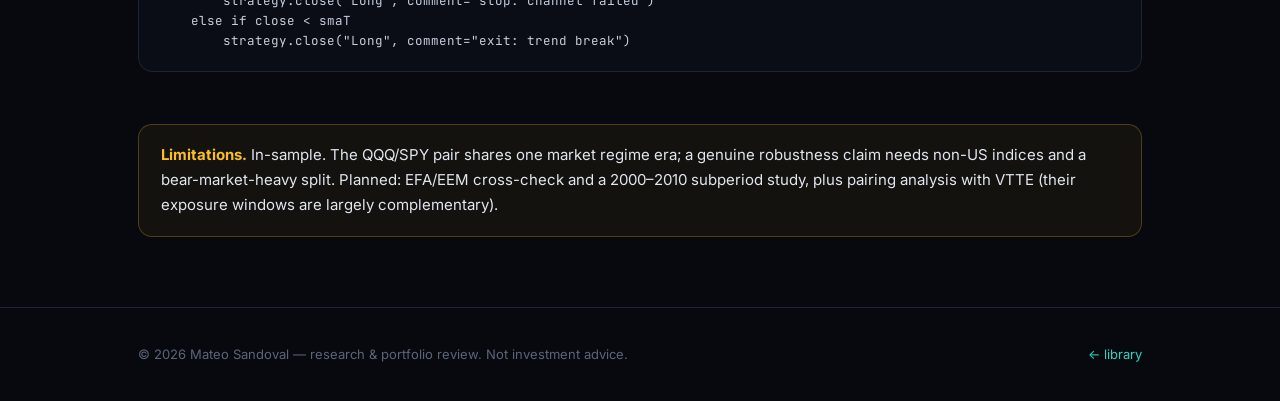
<file: crs.html>
<!doctype html>
<html lang="en">
<head>
<meta charset="utf-8">
<meta name="viewport" content="width=device-width,initial-scale=1">
<title>Channel Reversion System — Mateo Sandoval</title>
<link rel="stylesheet" href="styles.css">
</head>
<body>
<header class="site"><div class="wrap">
  <div class="brand"><a href="index.html" style="color:inherit;text-decoration:none">mateo<b>sandoval</b> · systematic research</a></div>
  <nav><a href="index.html#library">Strategies</a><a href="cbs.html">CBS</a><a href="vtte.html">VTTE</a><a href="crs.html">CRS</a><a href="qv2.html">QV v2</a></nav>
</div></header>

<div class="wrap">
<div class="crumb"><a href="index.html">library</a> / crs</div>
<div class="pagehead">
  <h1>Channel Reversion System</h1>
  <div class="sym">CRS · NASDAQ:QQQ (primary) · daily · Mar 1999 – Aug 2026 · cross-validated on SPY</div>
</div>

<div class="btnrow">
  <a class="btn" href="https://www.tradingview.com/script/XRZCjbFr/" target="_blank" rel="noopener">Published script on TradingView ↗</a>
</div>

<section id="report">
  <h2>Strategy Tester report</h2>
  <p class="sub" style="margin-bottom:14px">The complete TradingView Strategy Tester output — reproduced here verbatim so nothing requires a click-through. NASDAQ:QQQ, daily · Mar 1999 – Aug 2026 · 0.05%/side commission, 1-tick slippage, $10,000 initial.</p>
  <div class="statstrip" style="margin:0 0 14px">
    <div><div class="v">+$10,398</div><div class="k">Net profit</div></div>
    <div><div class="v">2.28</div><div class="k">Profit factor</div></div>
    <div><div class="v">63.8%</div><div class="k">Win rate</div></div>
    <div><div class="v">15.2%</div><div class="k">Max drawdown</div></div>
  </div>
  <div class="tablewrap"><table>
    <tr><td class="txt">Net profit</td><td class="pos">+$10,398.02</td><td class="txt">Net return</td><td class="pos">+103.98%</td></tr>
    <tr><td class="txt">Gross profit</td><td class="pos">+$18,542.32</td><td class="txt">Gross loss</td><td class="neg">−$8,144.30</td></tr>
    <tr><td class="txt">Profit factor</td><td>2.28</td><td class="txt">Max drawdown</td><td>$1,652.14 (15.18%)</td></tr>
    <tr><td class="txt">Total trades</td><td>58</td><td class="txt">Profitable</td><td>63.79% (37W / 21L)</td></tr>
    <tr><td class="txt">Average trade</td><td class="pos">+$179.28</td><td class="txt">Time in market</td><td>≈ 20%</td></tr>
    <tr><td class="txt">Largest win</td><td class="pos">+$999.45</td><td class="txt">Largest loss</td><td class="neg">−$1,021.18</td></tr>
    <tr><td class="txt">Commission paid</td><td>$794.40</td><td class="txt">Window includes</td><td>dot-com · GFC · 2020 · 2022</td></tr>
    <tr><td class="txt">SPY (frozen params)</td><td class="pos">+$6,677.67 · PF 1.80</td><td class="txt">SPY max drawdown</td><td>8.5%</td></tr>
  </table></div>
  <p class="sub" style="margin-top:12px;font-size:13.5px">Values exactly as produced by TradingView's Strategy Tester on the stated window and cost model — re-run them yourself from the published script. Risk ratios are TradingView's own trade-based computations.</p>
</section>
<section style="padding-top:18px">
  <h2>Thesis</h2>
  <p class="sub">Inside an established uptrend, pullbacks to the bottom of the recent trading range are
  statistically bought. CRS trades exactly that and nothing else: a 50-day Donchian channel maps the active range,
  the lower quarter is the accumulation zone, and entries only exist while price holds its 200-day SMA — mean
  reversion is traded <b>with</b> the prevailing trend, never against it. Fading downtrends is how reversion
  accounts die.</p>
  <p class="sub">This is deliberately the low-octane piece of the library. It is flat roughly 80% of the time.
  The metric that matters is quality per unit of exposure, not raw beta — a 64% hit rate with a 15% worst
  drawdown while spending four-fifths of its life in cash is a capital-efficiency profile, and it survives on
  SPY with zero re-tuning.</p>
</section>

<section>
  <h2>Results</h2>
  <div class="tablewrap"><table>
    <tr><th>Symbol</th><th>Net return</th><th>Profit factor</th><th>Win rate</th><th>Max DD</th><th>Trades</th><th>Largest win / loss</th></tr>
    <tr><td>QQQ 1999–2026</td><td class="pos">+104%</td><td class="pos">2.28</td><td>63.8%</td><td class="pos">15.2%</td><td>58</td><td>+$999 / −$1,021</td></tr>
    <tr><td>SPY (frozen params)</td><td class="pos">+67%</td><td>1.80</td><td>62.3%</td><td class="pos">8.5%</td><td>69</td><td>+$777 / −$758</td></tr>
  </table></div>
  <p class="sub" style="margin-top:10px">The QQQ window now verified spans <b>March 1999 to August 2026</b> — the
  full period includes the dot-com collapse and the 2008 crisis, and the worst drawdown across those 27 years is
  15.2%. Stated plainly: CRS does <b>not</b> beat buy-and-hold on raw return —
  a system that is long 20% of the time cannot outrun a secular bull and this page will not pretend otherwise.
  What transfers across both symbols untouched is the <i>character</i>: high hit rate, symmetric small
  win/loss sizes, single-digit-to-teens drawdown. That is the shape you want in a sleeve that recycles cash
  into other systems the rest of the time.</p>

  <h3>Failed experiments (kept in the record)</h3>
  <div class="rejected"><b>REJECTED — "let winners ride" trail exit.</b> Replacing the channel-midline profit
  target with a 2.5-ATR chandelier trail: same net return (+100%), profit factor down 2.28 → 1.79, win rate
  64% → 47%, drawdown up 15% → 19%. In a mean-reversion system the target <i>is</i> the edge — the reversion to
  the middle of the range is the statistically reliable move; everything after it is noise you pay for.</div>
  <div class="rejected"><b>REJECTED — leveraged wrapper (TQQQ).</b> Running the identical signals on the 3x ETF:
  profit factor collapsed to 1.43 and max drawdown tripled to 43%. Triple leverage triples the noise around the
  structural stop and blows positions out of otherwise-valid reversion trades. Leverage belongs in systems
  designed for it (see VTTE), not bolted onto this one.</div>
</section>

<section>
  <h2>Technicals</h2>
  <div class="two">
    <div class="card"><h3>Structure</h3><p style="font-size:14px;color:var(--dim)">Donchian(50) on prior-bar
    highs/lows (no same-bar self-reference). Entry zone = lower 25% of the channel. Target = channel midline.</p></div>
    <div class="card"><h3>Regime</h3><p style="font-size:14px;color:var(--dim)">Entries require close &gt; SMA(200).
    A close below the SMA while positioned is an immediate regime exit — trend gone, thesis gone.</p></div>
    <div class="card"><h3>Risk</h3><p style="font-size:14px;color:var(--dim)">Hard stop one ATR(14) below the
    channel floor: if the range itself fails, the location thesis is falsified and the trade is wrong by
    definition.</p></div>
    <div class="card"><h3>Surface area</h3><p style="font-size:14px;color:var(--dim)">One entry condition, three
    exits, five inputs. Small tunable surface by design — fewer knobs, less curve to fit.</p></div>
  </div>
</section>

<section>
  <h2>Source (core logic)</h2>
  <pre>upperD  = ta.highest(high, chanLen)[1]
lowerD  = ta.lowest(low,  chanLen)[1]
midD    = (upperD + lowerD) / 2.0
zoneTop = lowerD + (upperD - lowerD) * zonePct / 100.0
trendOK = close &gt; ta.sma(close, smaLen)

buySig = not inPos and trendOK and close &lt;= zoneTop
if buySig
    strategy.entry("Long", strategy.long)

if inPos
    if close &gt;= midD
        strategy.close("Long", comment="target: channel mid")
    else if close &lt; lowerD - ta.atr(atrLen) * atrMult
        strategy.close("Long", comment="stop: channel failed")
    else if close &lt; smaT
        strategy.close("Long", comment="exit: trend break")</pre>
</section>

<div class="note"><b>Limitations.</b> In-sample. The QQQ/SPY pair shares one market regime era; a genuine
robustness claim needs non-US indices and a bear-market-heavy split. Planned: EFA/EEM cross-check and a
2000–2010 subperiod study, plus pairing analysis with VTTE (their exposure windows are largely complementary).</div>
</div>

<footer><div class="wrap">
  <div>© 2026 Mateo Sandoval — research &amp; portfolio review. Not investment advice.</div>
  <div><a href="index.html">← library</a></div>
</div></footer>
</body>
</html>
</file>
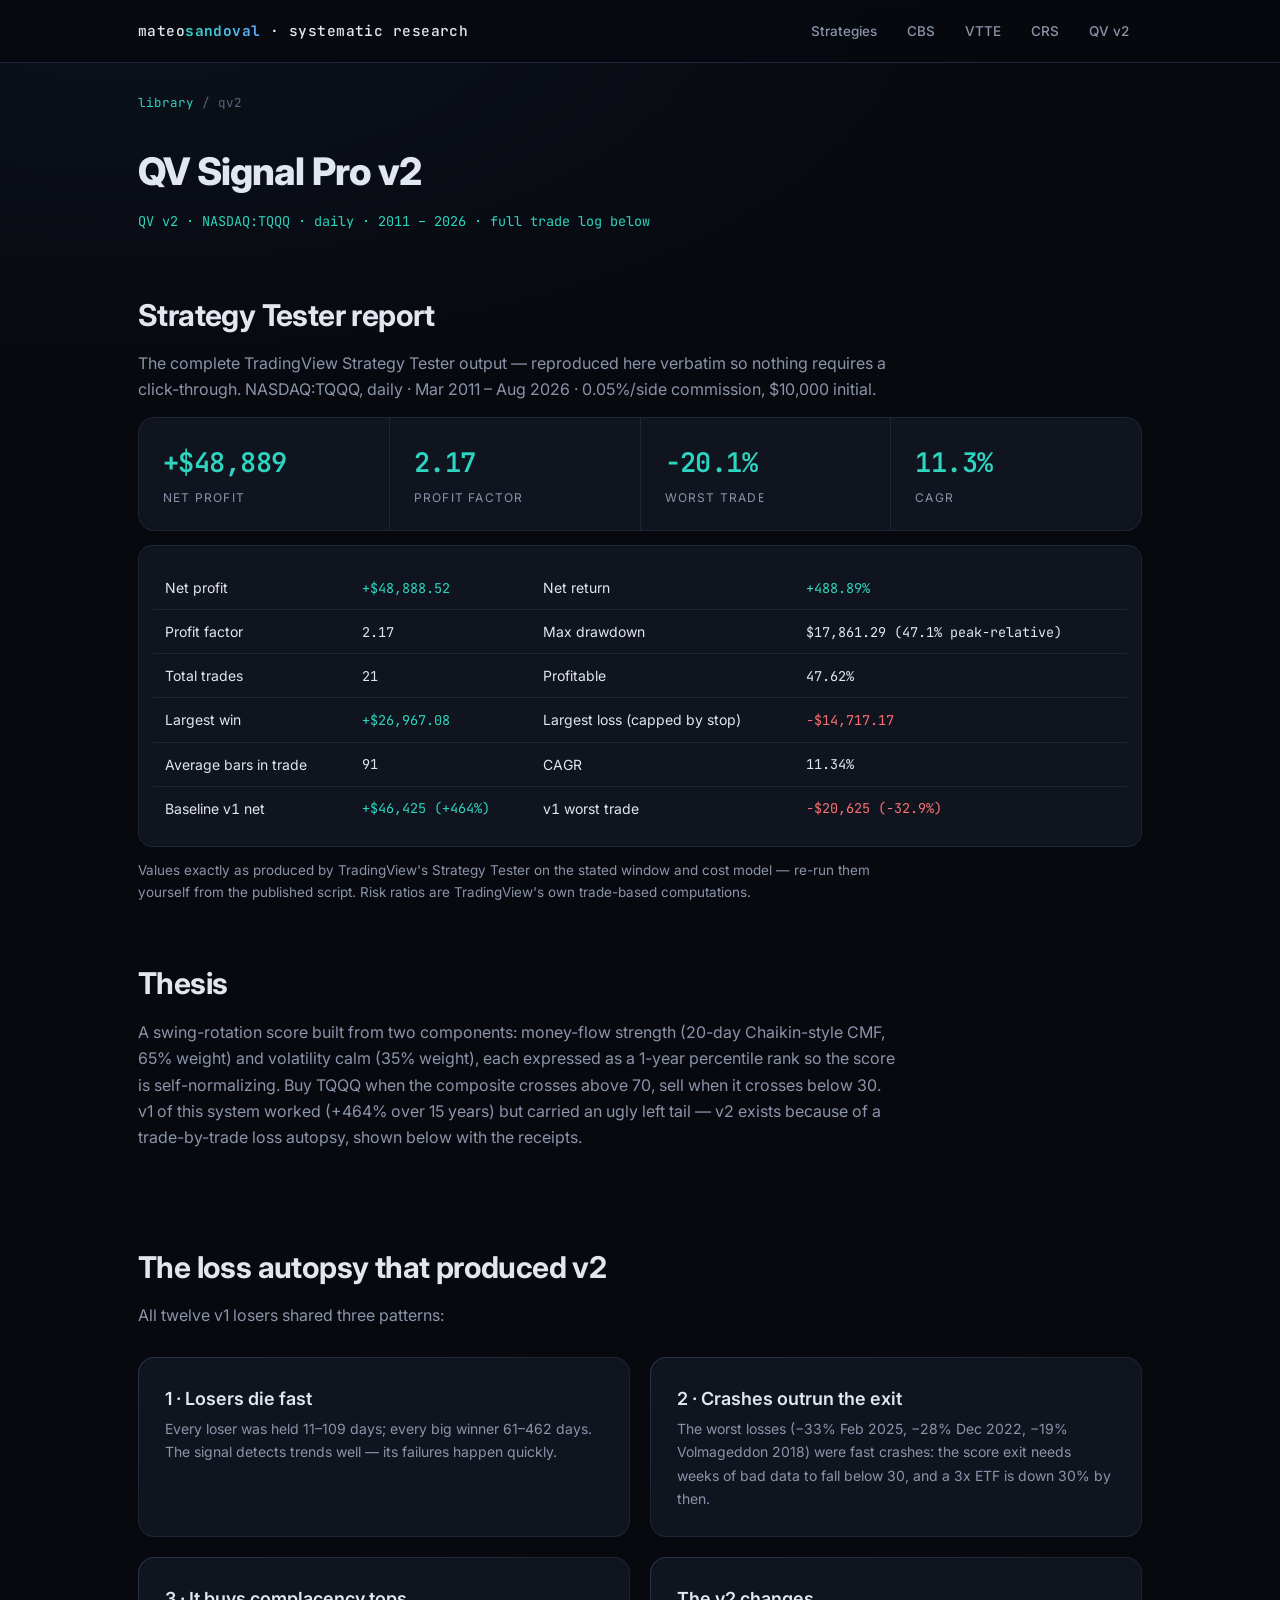
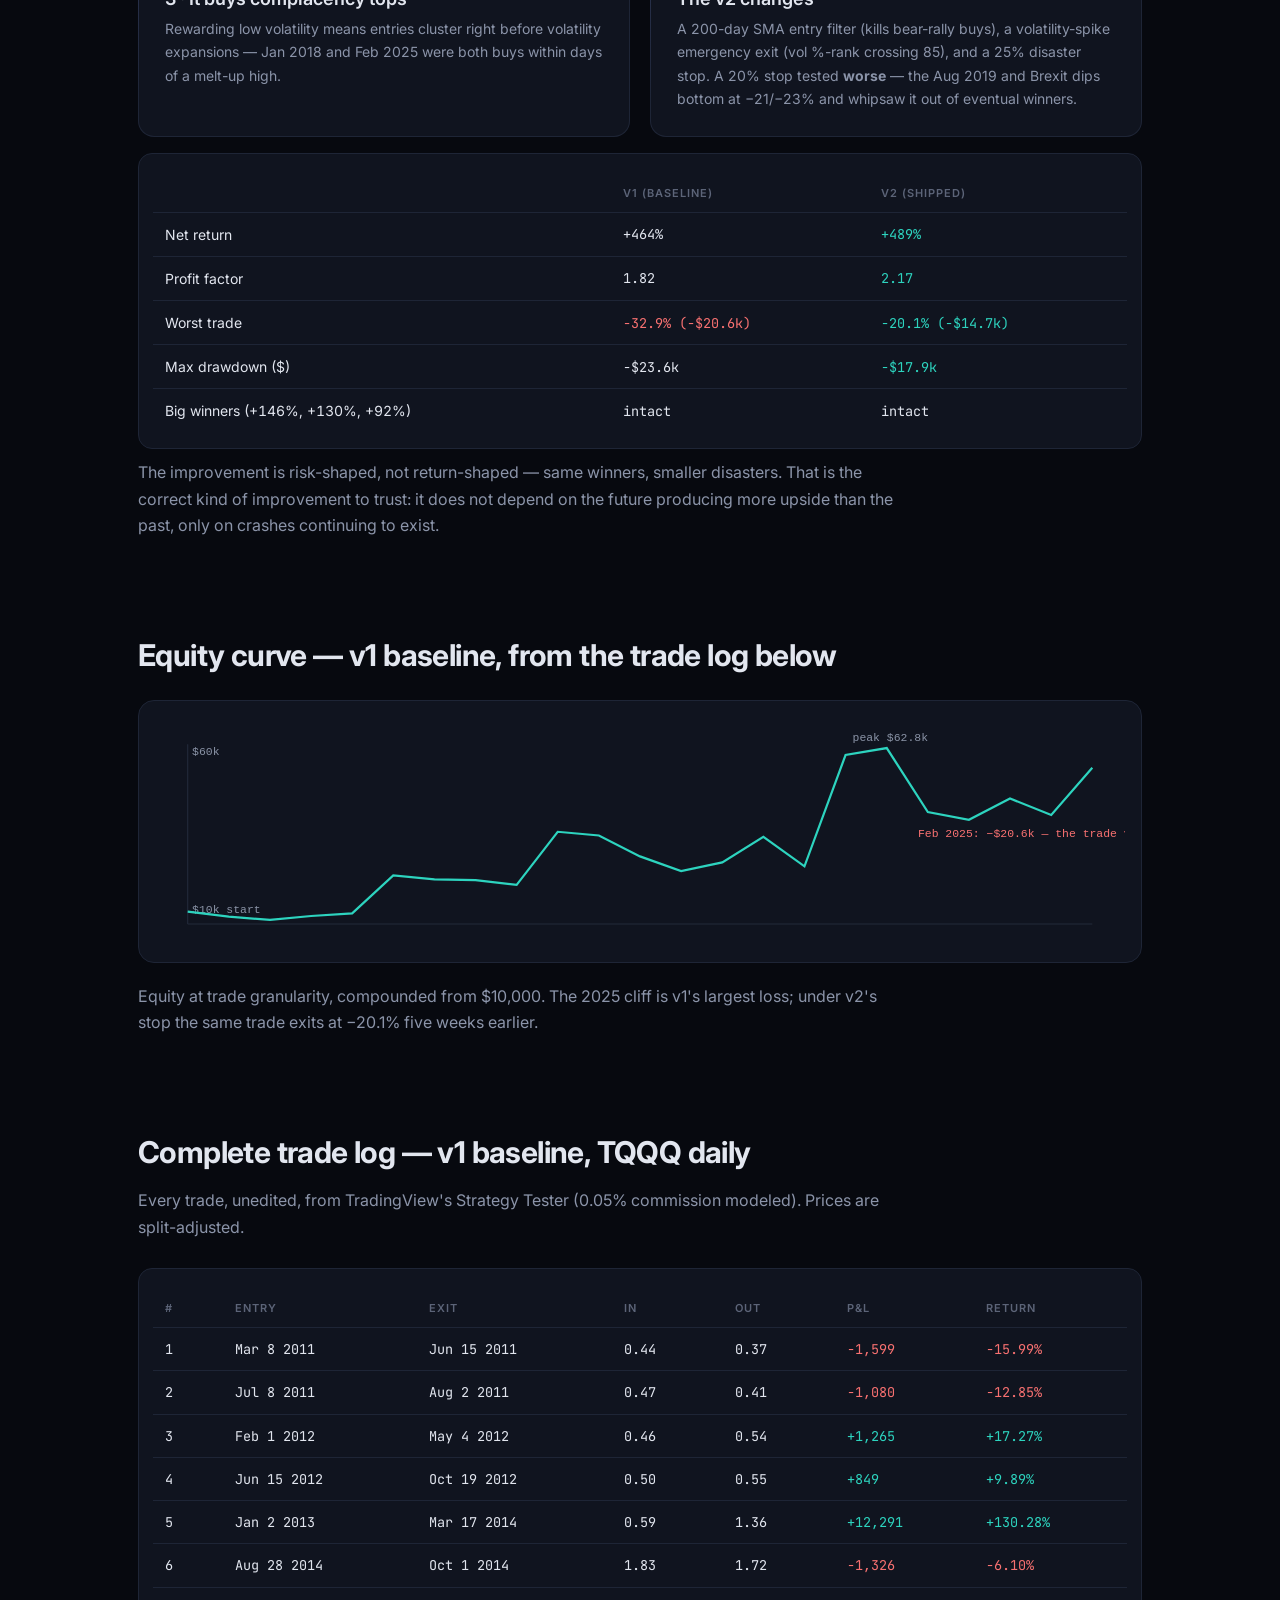
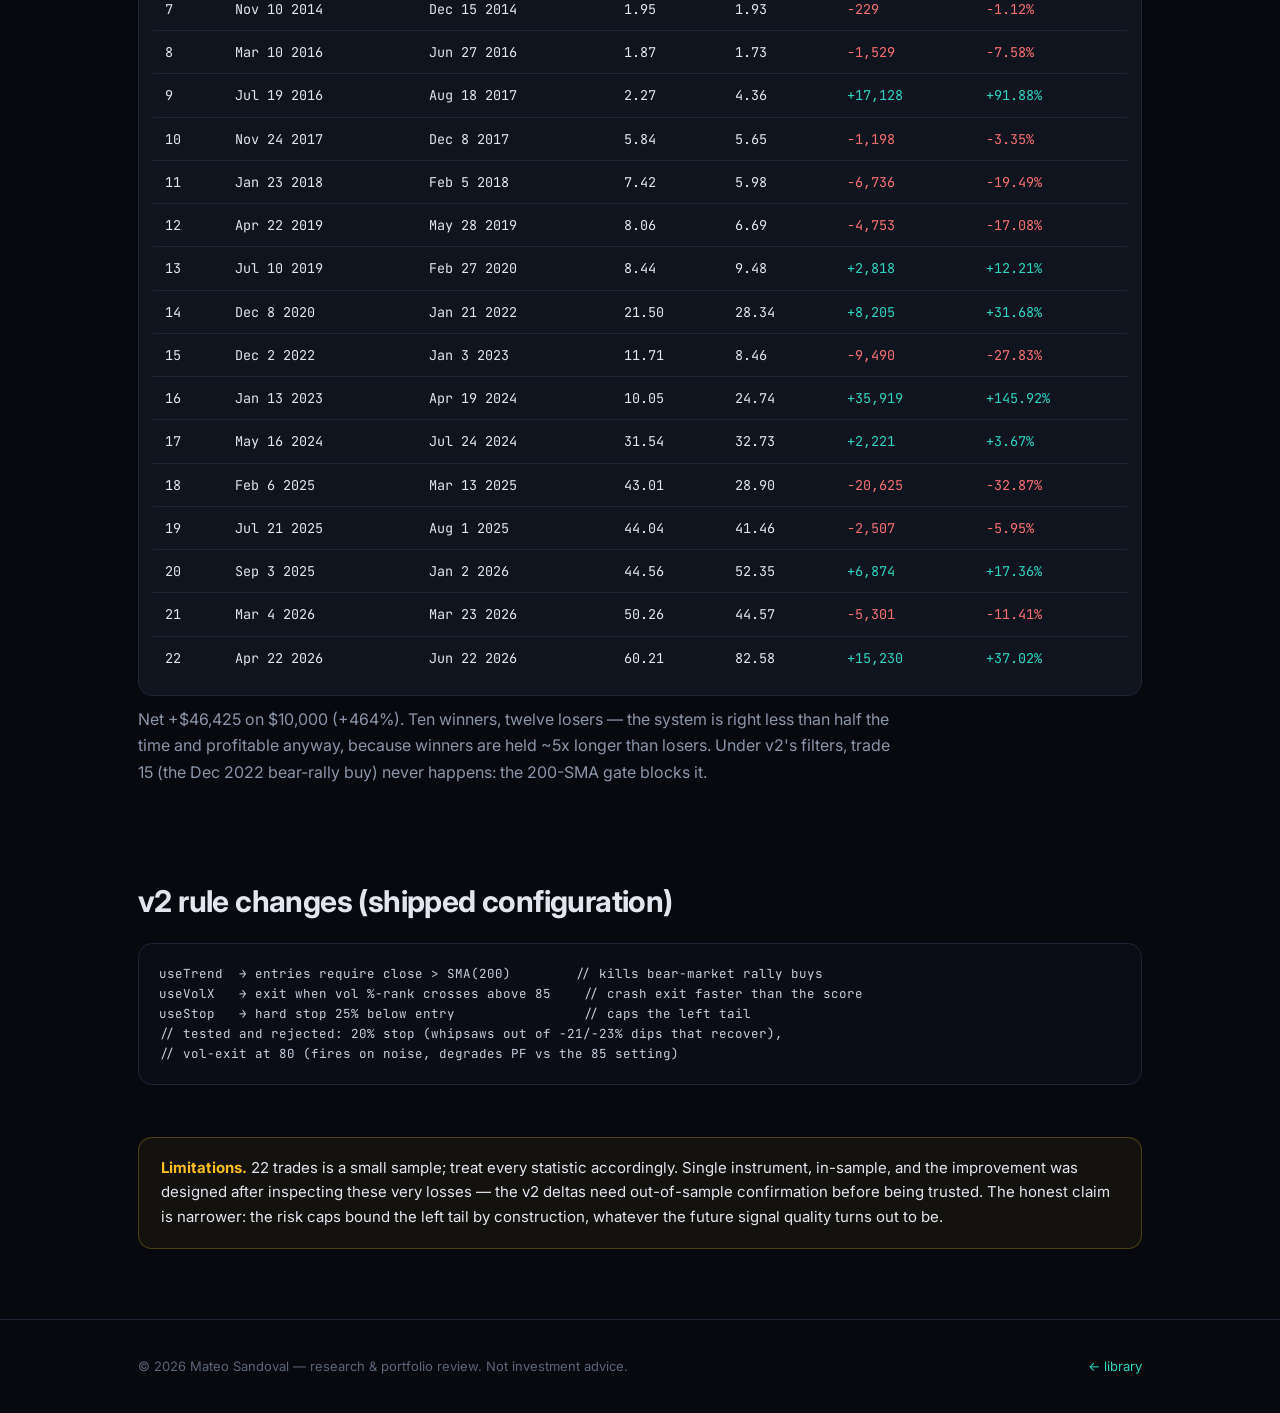
<file: qv2.html>
<!doctype html>
<html lang="en">
<head>
<meta charset="utf-8">
<meta name="viewport" content="width=device-width,initial-scale=1">
<title>QV Signal Pro v2 — Mateo Sandoval</title>
<link rel="stylesheet" href="styles.css">
</head>
<body>
<header class="site"><div class="wrap">
  <div class="brand"><a href="index.html" style="color:inherit;text-decoration:none">mateo<b>sandoval</b> · systematic research</a></div>
  <nav><a href="index.html#library">Strategies</a><a href="cbs.html">CBS</a><a href="vtte.html">VTTE</a><a href="crs.html">CRS</a><a href="qv2.html">QV v2</a></nav>
</div></header>

<div class="wrap">
<div class="crumb"><a href="index.html">library</a> / qv2</div>
<div class="pagehead">
  <h1>QV Signal Pro v2</h1>
  <div class="sym">QV v2 · NASDAQ:TQQQ · daily · 2011 – 2026 · full trade log below</div>
</div>


<section id="report">
  <h2>Strategy Tester report</h2>
  <p class="sub" style="margin-bottom:14px">The complete TradingView Strategy Tester output — reproduced here verbatim so nothing requires a click-through. NASDAQ:TQQQ, daily · Mar 2011 – Aug 2026 · 0.05%/side commission, $10,000 initial.</p>
  <div class="statstrip" style="margin:0 0 14px">
    <div><div class="v">+$48,889</div><div class="k">Net profit</div></div>
    <div><div class="v">2.17</div><div class="k">Profit factor</div></div>
    <div><div class="v">−20.1%</div><div class="k">Worst trade</div></div>
    <div><div class="v">11.3%</div><div class="k">CAGR</div></div>
  </div>
  <div class="tablewrap"><table>
    <tr><td class="txt">Net profit</td><td class="pos">+$48,888.52</td><td class="txt">Net return</td><td class="pos">+488.89%</td></tr>
    <tr><td class="txt">Profit factor</td><td>2.17</td><td class="txt">Max drawdown</td><td>$17,861.29 (47.1% peak-relative)</td></tr>
    <tr><td class="txt">Total trades</td><td>21</td><td class="txt">Profitable</td><td>47.62%</td></tr>
    <tr><td class="txt">Largest win</td><td class="pos">+$26,967.08</td><td class="txt">Largest loss (capped by stop)</td><td class="neg">−$14,717.17</td></tr>
    <tr><td class="txt">Average bars in trade</td><td>91</td><td class="txt">CAGR</td><td>11.34%</td></tr>
    <tr><td class="txt">Baseline v1 net</td><td class="pos">+$46,425 (+464%)</td><td class="txt">v1 worst trade</td><td class="neg">−$20,625 (−32.9%)</td></tr>
  </table></div>
  <p class="sub" style="margin-top:12px;font-size:13.5px">Values exactly as produced by TradingView's Strategy Tester on the stated window and cost model — re-run them yourself from the published script. Risk ratios are TradingView's own trade-based computations.</p>
</section>
<section style="padding-top:18px">
  <h2>Thesis</h2>
  <p class="sub">A swing-rotation score built from two components: money-flow strength (20-day Chaikin-style CMF,
  65% weight) and volatility calm (35% weight), each expressed as a 1-year percentile rank so the score is
  self-normalizing. Buy TQQQ when the composite crosses above 70, sell when it crosses below 30. v1 of this
  system worked (+464% over 15 years) but carried an ugly left tail — v2 exists because of a trade-by-trade
  loss autopsy, shown below with the receipts.</p>
</section>

<section>
  <h2>The loss autopsy that produced v2</h2>
  <p class="sub">All twelve v1 losers shared three patterns:</p>
  <div class="two">
    <div class="card"><h3>1 · Losers die fast</h3><p style="font-size:14px;color:var(--dim)">Every loser was held
    11–109 days; every big winner 61–462 days. The signal detects trends well — its failures happen quickly.</p></div>
    <div class="card"><h3>2 · Crashes outrun the exit</h3><p style="font-size:14px;color:var(--dim)">The worst losses
    (−33% Feb 2025, −28% Dec 2022, −19% Volmageddon 2018) were fast crashes: the score exit needs weeks of bad
    data to fall below 30, and a 3x ETF is down 30% by then.</p></div>
    <div class="card"><h3>3 · It buys complacency tops</h3><p style="font-size:14px;color:var(--dim)">Rewarding low
    volatility means entries cluster right before volatility expansions — Jan 2018 and Feb 2025 were both buys
    within days of a melt-up high.</p></div>
    <div class="card"><h3>The v2 changes</h3><p style="font-size:14px;color:var(--dim)">A 200-day SMA entry filter
    (kills bear-rally buys), a volatility-spike emergency exit (vol %-rank crossing 85), and a 25% disaster stop.
    A 20% stop tested <b>worse</b> — the Aug 2019 and Brexit dips bottom at −21/−23% and whipsaw it out of
    eventual winners.</p></div>
  </div>
  <div class="tablewrap" style="margin-top:16px"><table>
    <tr><th></th><th>v1 (baseline)</th><th>v2 (shipped)</th></tr>
    <tr><td class="txt">Net return</td><td>+464%</td><td class="pos">+489%</td></tr>
    <tr><td class="txt">Profit factor</td><td>1.82</td><td class="pos">2.17</td></tr>
    <tr><td class="txt">Worst trade</td><td class="neg">−32.9% (−$20.6k)</td><td class="pos">−20.1% (−$14.7k)</td></tr>
    <tr><td class="txt">Max drawdown ($)</td><td>−$23.6k</td><td class="pos">−$17.9k</td></tr>
    <tr><td class="txt">Big winners (+146%, +130%, +92%)</td><td>intact</td><td>intact</td></tr>
  </table></div>
  <p class="sub" style="margin-top:10px">The improvement is risk-shaped, not return-shaped — same winners, smaller
  disasters. That is the correct kind of improvement to trust: it does not depend on the future producing more
  upside than the past, only on crashes continuing to exist.</p>
</section>

<section>
  <h2>Equity curve — v1 baseline, from the trade log below</h2>
  <div class="diagram"><svg viewBox="0 0 890 210" xmlns="http://www.w3.org/2000/svg" font-family="SF Mono,Menlo,monospace">
    <line x1="30" y1="190" x2="860" y2="190" stroke="#232a3b"/>
    <line x1="30" y1="25" x2="30" y2="190" stroke="#232a3b"/>
    <text x="34" y="35" fill="#8a93a6" font-size="10.5">$60k</text>
    <text x="34" y="180" fill="#8a93a6" font-size="10.5">$10k start</text>
    <polyline fill="none" stroke="#2dd4bf" stroke-width="2"
      points="30.0,178.6 67.7,183.2 105.5,186.2 143.2,182.6 180.9,180.2 218.6,145.3 256.4,149.0 294.1,149.7 331.8,154.0 369.5,105.3 407.3,108.7 445.0,127.9 482.7,141.4 520.5,133.4 558.2,110.0 595.9,137.0 633.6,34.9 671.4,28.5 709.1,87.2 746.8,94.3 784.5,74.8 822.3,89.9 860.0,46.5"/>
    <text x="640" y="22" fill="#8a93a6" font-size="10.5">peak $62.8k</text>
    <text x="700" y="110" fill="#f87171" font-size="10.5">Feb 2025: −$20.6k — the trade v2 exists to cap</text>
  </svg></div>
  <p class="sub">Equity at trade granularity, compounded from $10,000. The 2025 cliff is v1's largest loss;
  under v2's stop the same trade exits at −20.1% five weeks earlier.</p>
</section>

<section>
  <h2>Complete trade log — v1 baseline, TQQQ daily</h2>
  <p class="sub">Every trade, unedited, from TradingView's Strategy Tester (0.05% commission modeled).
  Prices are split-adjusted.</p>
  <div class="tablewrap"><table>
    <tr><th>#</th><th>Entry</th><th>Exit</th><th>In</th><th>Out</th><th>P&amp;L</th><th>Return</th></tr>
    <tr><td>1</td><td>Mar 8 2011</td><td>Jun 15 2011</td><td>0.44</td><td>0.37</td><td class="neg">−1,599</td><td class="neg">−15.99%</td></tr>
    <tr><td>2</td><td>Jul 8 2011</td><td>Aug 2 2011</td><td>0.47</td><td>0.41</td><td class="neg">−1,080</td><td class="neg">−12.85%</td></tr>
    <tr><td>3</td><td>Feb 1 2012</td><td>May 4 2012</td><td>0.46</td><td>0.54</td><td class="pos">+1,265</td><td class="pos">+17.27%</td></tr>
    <tr><td>4</td><td>Jun 15 2012</td><td>Oct 19 2012</td><td>0.50</td><td>0.55</td><td class="pos">+849</td><td class="pos">+9.89%</td></tr>
    <tr><td>5</td><td>Jan 2 2013</td><td>Mar 17 2014</td><td>0.59</td><td>1.36</td><td class="pos">+12,291</td><td class="pos">+130.28%</td></tr>
    <tr><td>6</td><td>Aug 28 2014</td><td>Oct 1 2014</td><td>1.83</td><td>1.72</td><td class="neg">−1,326</td><td class="neg">−6.10%</td></tr>
    <tr><td>7</td><td>Nov 10 2014</td><td>Dec 15 2014</td><td>1.95</td><td>1.93</td><td class="neg">−229</td><td class="neg">−1.12%</td></tr>
    <tr><td>8</td><td>Mar 10 2016</td><td>Jun 27 2016</td><td>1.87</td><td>1.73</td><td class="neg">−1,529</td><td class="neg">−7.58%</td></tr>
    <tr><td>9</td><td>Jul 19 2016</td><td>Aug 18 2017</td><td>2.27</td><td>4.36</td><td class="pos">+17,128</td><td class="pos">+91.88%</td></tr>
    <tr><td>10</td><td>Nov 24 2017</td><td>Dec 8 2017</td><td>5.84</td><td>5.65</td><td class="neg">−1,198</td><td class="neg">−3.35%</td></tr>
    <tr><td>11</td><td>Jan 23 2018</td><td>Feb 5 2018</td><td>7.42</td><td>5.98</td><td class="neg">−6,736</td><td class="neg">−19.49%</td></tr>
    <tr><td>12</td><td>Apr 22 2019</td><td>May 28 2019</td><td>8.06</td><td>6.69</td><td class="neg">−4,753</td><td class="neg">−17.08%</td></tr>
    <tr><td>13</td><td>Jul 10 2019</td><td>Feb 27 2020</td><td>8.44</td><td>9.48</td><td class="pos">+2,818</td><td class="pos">+12.21%</td></tr>
    <tr><td>14</td><td>Dec 8 2020</td><td>Jan 21 2022</td><td>21.50</td><td>28.34</td><td class="pos">+8,205</td><td class="pos">+31.68%</td></tr>
    <tr><td>15</td><td>Dec 2 2022</td><td>Jan 3 2023</td><td>11.71</td><td>8.46</td><td class="neg">−9,490</td><td class="neg">−27.83%</td></tr>
    <tr><td>16</td><td>Jan 13 2023</td><td>Apr 19 2024</td><td>10.05</td><td>24.74</td><td class="pos">+35,919</td><td class="pos">+145.92%</td></tr>
    <tr><td>17</td><td>May 16 2024</td><td>Jul 24 2024</td><td>31.54</td><td>32.73</td><td class="pos">+2,221</td><td class="pos">+3.67%</td></tr>
    <tr><td>18</td><td>Feb 6 2025</td><td>Mar 13 2025</td><td>43.01</td><td>28.90</td><td class="neg">−20,625</td><td class="neg">−32.87%</td></tr>
    <tr><td>19</td><td>Jul 21 2025</td><td>Aug 1 2025</td><td>44.04</td><td>41.46</td><td class="neg">−2,507</td><td class="neg">−5.95%</td></tr>
    <tr><td>20</td><td>Sep 3 2025</td><td>Jan 2 2026</td><td>44.56</td><td>52.35</td><td class="pos">+6,874</td><td class="pos">+17.36%</td></tr>
    <tr><td>21</td><td>Mar 4 2026</td><td>Mar 23 2026</td><td>50.26</td><td>44.57</td><td class="neg">−5,301</td><td class="neg">−11.41%</td></tr>
    <tr><td>22</td><td>Apr 22 2026</td><td>Jun 22 2026</td><td>60.21</td><td>82.58</td><td class="pos">+15,230</td><td class="pos">+37.02%</td></tr>
  </table></div>
  <p class="sub" style="margin-top:10px">Net +$46,425 on $10,000 (+464%). Ten winners, twelve losers — the system
  is right less than half the time and profitable anyway, because winners are held ~5x longer than losers.
  Under v2's filters, trade 15 (the Dec 2022 bear-rally buy) never happens: the 200-SMA gate blocks it.</p>
</section>

<section>
  <h2>v2 rule changes (shipped configuration)</h2>
  <pre>useTrend  → entries require close &gt; SMA(200)        // kills bear-market rally buys
useVolX   → exit when vol %-rank crosses above 85    // crash exit faster than the score
useStop   → hard stop 25% below entry                // caps the left tail
// tested and rejected: 20% stop (whipsaws out of -21/-23% dips that recover),
// vol-exit at 80 (fires on noise, degrades PF vs the 85 setting)</pre>
</section>

<div class="note"><b>Limitations.</b> 22 trades is a small sample; treat every statistic accordingly. Single
instrument, in-sample, and the improvement was designed after inspecting these very losses — the v2 deltas
need out-of-sample confirmation before being trusted. The honest claim is narrower: the risk caps bound the
left tail by construction, whatever the future signal quality turns out to be.</div>
</div>

<footer><div class="wrap">
  <div>© 2026 Mateo Sandoval — research &amp; portfolio review. Not investment advice.</div>
  <div><a href="index.html">← library</a></div>
</div></footer>
</body>
</html>
</file>
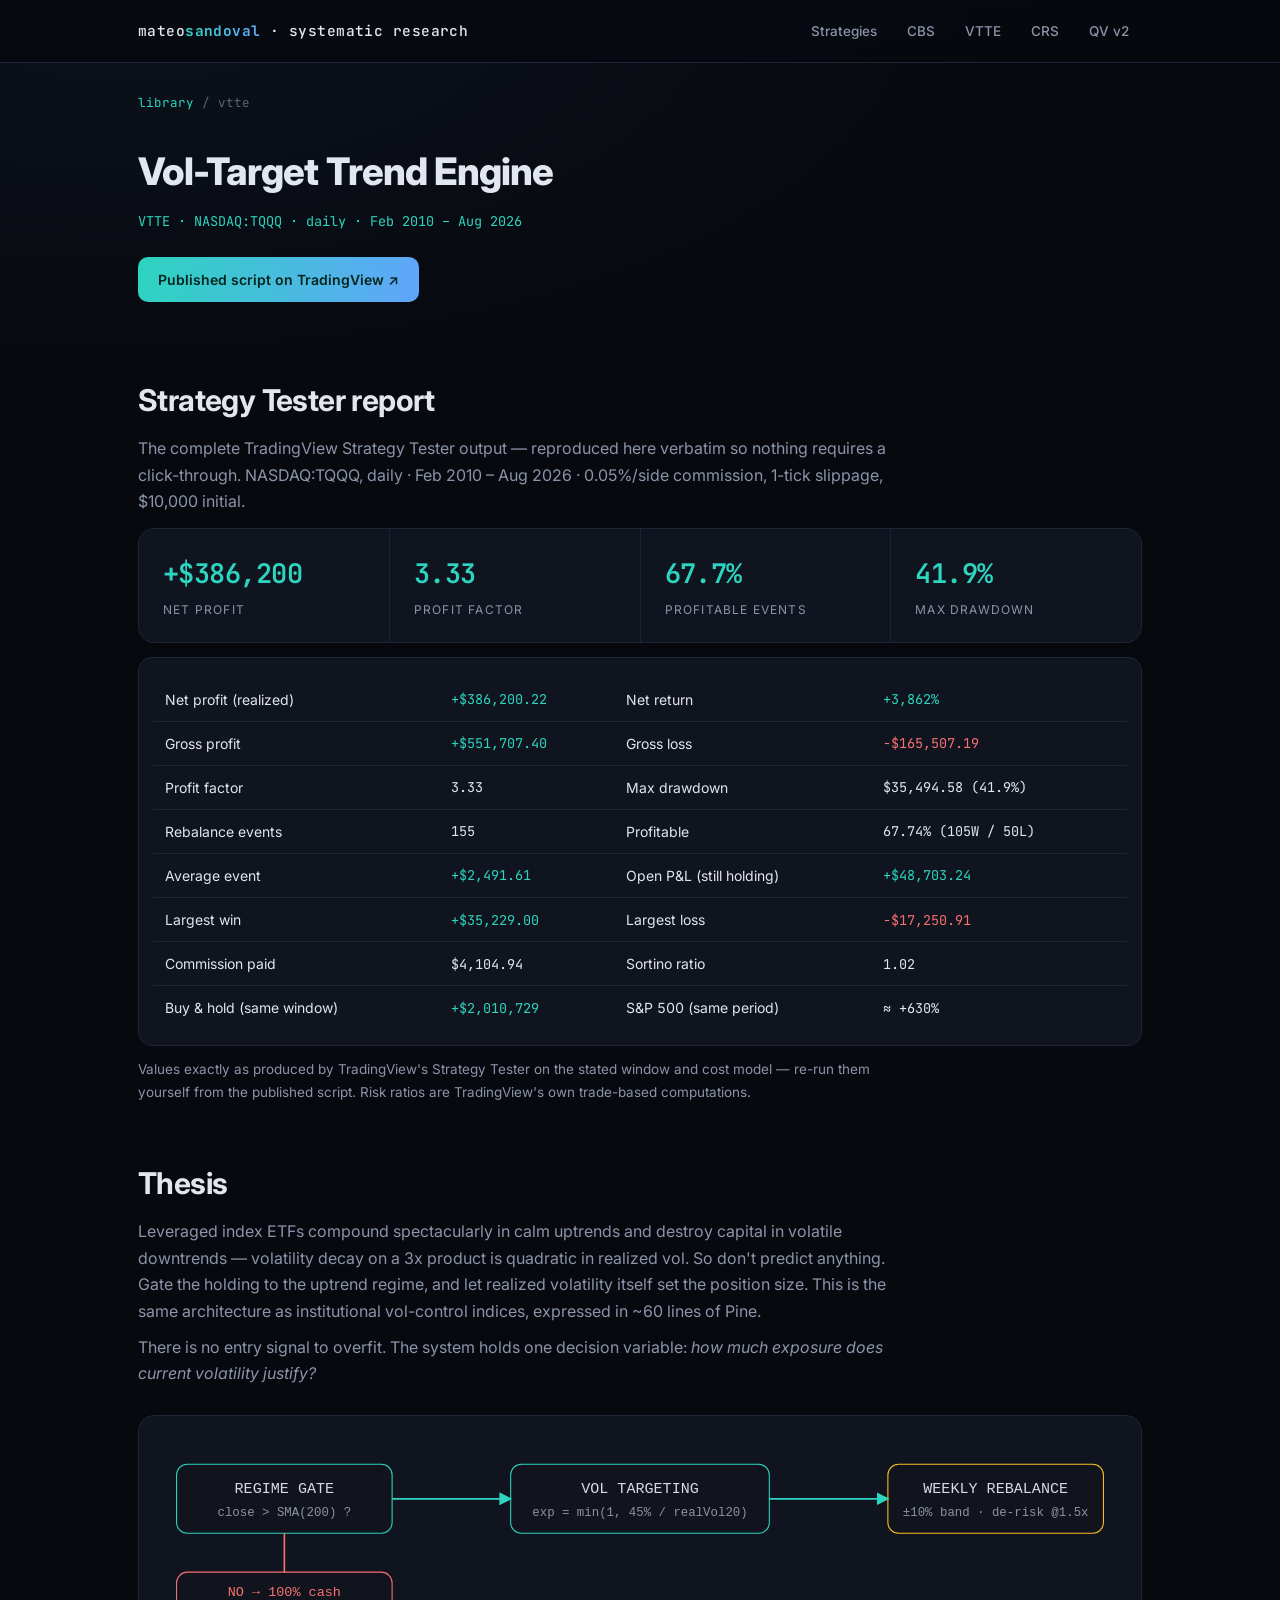
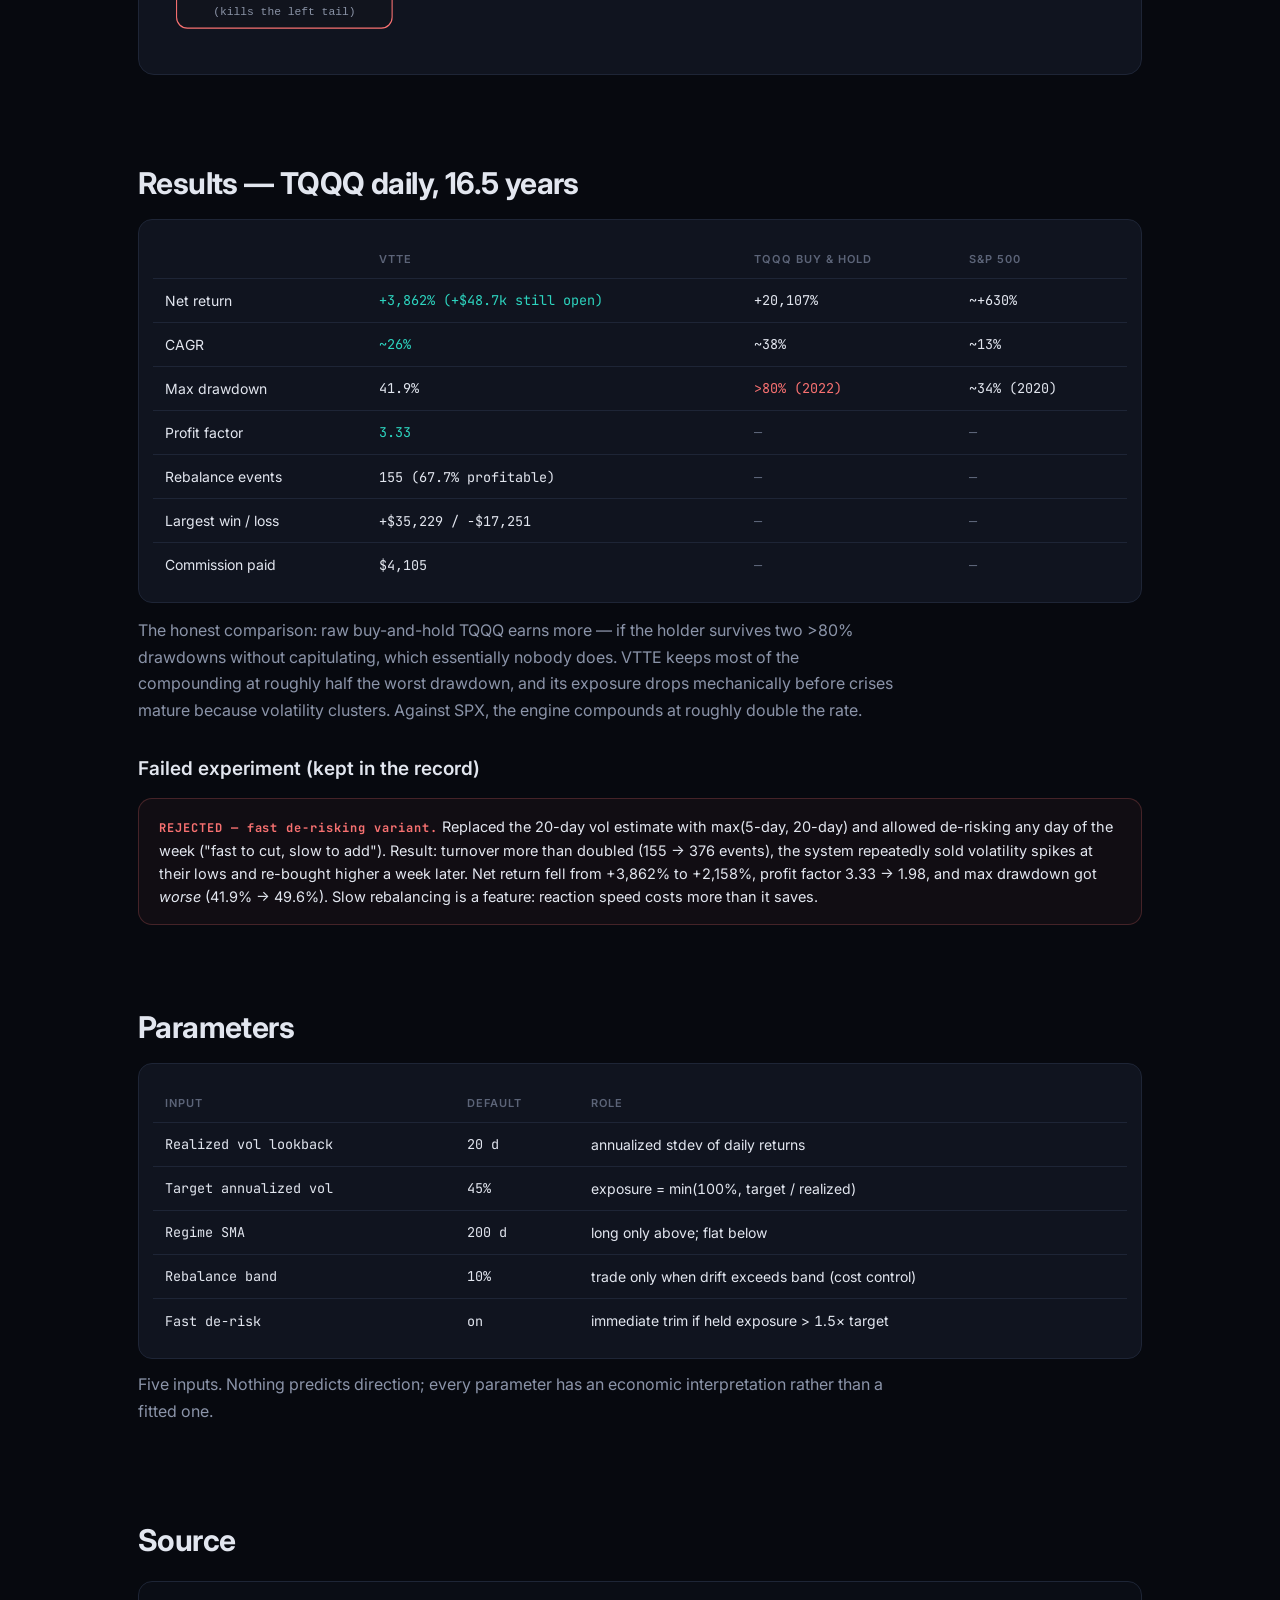
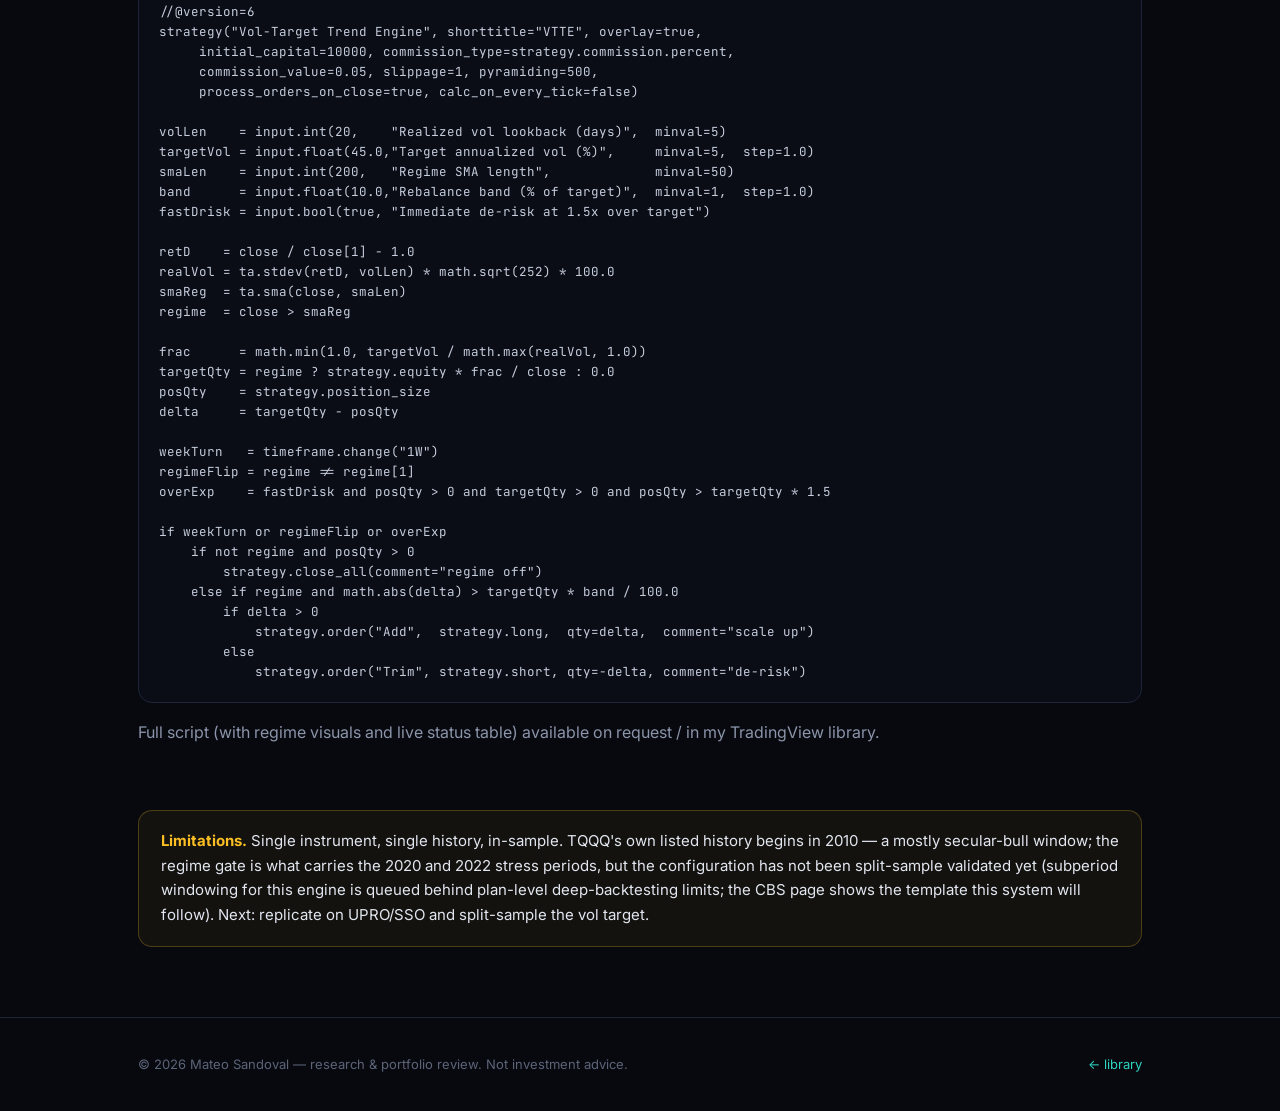
<file: vtte.html>
<!doctype html>
<html lang="en">
<head>
<meta charset="utf-8">
<meta name="viewport" content="width=device-width,initial-scale=1">
<title>Vol-Target Trend Engine — Mateo Sandoval</title>
<link rel="stylesheet" href="styles.css">
</head>
<body>
<header class="site"><div class="wrap">
  <div class="brand"><a href="index.html" style="color:inherit;text-decoration:none">mateo<b>sandoval</b> · systematic research</a></div>
  <nav><a href="index.html#library">Strategies</a><a href="cbs.html">CBS</a><a href="vtte.html">VTTE</a><a href="crs.html">CRS</a><a href="qv2.html">QV v2</a></nav>
</div></header>

<div class="wrap">
<div class="crumb"><a href="index.html">library</a> / vtte</div>
<div class="pagehead">
  <h1>Vol-Target Trend Engine</h1>
  <div class="sym">VTTE · NASDAQ:TQQQ · daily · Feb 2010 – Aug 2026</div>
</div>

<div class="btnrow">
  <a class="btn" href="https://www.tradingview.com/script/2wyXTTMc/" target="_blank" rel="noopener">Published script on TradingView ↗</a>
</div>

<section id="report">
  <h2>Strategy Tester report</h2>
  <p class="sub" style="margin-bottom:14px">The complete TradingView Strategy Tester output — reproduced here verbatim so nothing requires a click-through. NASDAQ:TQQQ, daily · Feb 2010 – Aug 2026 · 0.05%/side commission, 1-tick slippage, $10,000 initial.</p>
  <div class="statstrip" style="margin:0 0 14px">
    <div><div class="v">+$386,200</div><div class="k">Net profit</div></div>
    <div><div class="v">3.33</div><div class="k">Profit factor</div></div>
    <div><div class="v">67.7%</div><div class="k">Profitable events</div></div>
    <div><div class="v">41.9%</div><div class="k">Max drawdown</div></div>
  </div>
  <div class="tablewrap"><table>
    <tr><td class="txt">Net profit (realized)</td><td class="pos">+$386,200.22</td><td class="txt">Net return</td><td class="pos">+3,862%</td></tr>
    <tr><td class="txt">Gross profit</td><td class="pos">+$551,707.40</td><td class="txt">Gross loss</td><td class="neg">−$165,507.19</td></tr>
    <tr><td class="txt">Profit factor</td><td>3.33</td><td class="txt">Max drawdown</td><td>$35,494.58 (41.9%)</td></tr>
    <tr><td class="txt">Rebalance events</td><td>155</td><td class="txt">Profitable</td><td>67.74% (105W / 50L)</td></tr>
    <tr><td class="txt">Average event</td><td class="pos">+$2,491.61</td><td class="txt">Open P&amp;L (still holding)</td><td class="pos">+$48,703.24</td></tr>
    <tr><td class="txt">Largest win</td><td class="pos">+$35,229.00</td><td class="txt">Largest loss</td><td class="neg">−$17,250.91</td></tr>
    <tr><td class="txt">Commission paid</td><td>$4,104.94</td><td class="txt">Sortino ratio</td><td>1.02</td></tr>
    <tr><td class="txt">Buy &amp; hold (same window)</td><td class="pos">+$2,010,729</td><td class="txt">S&amp;P 500 (same period)</td><td>≈ +630%</td></tr>
  </table></div>
  <p class="sub" style="margin-top:12px;font-size:13.5px">Values exactly as produced by TradingView's Strategy Tester on the stated window and cost model — re-run them yourself from the published script. Risk ratios are TradingView's own trade-based computations.</p>
</section>
<section style="padding-top:18px">
  <h2>Thesis</h2>
  <p class="sub" style="margin-bottom:10px">Leveraged index ETFs compound spectacularly in calm uptrends and destroy
  capital in volatile downtrends — volatility decay on a 3x product is quadratic in realized vol. So don't predict
  anything. Gate the holding to the uptrend regime, and let realized volatility itself set the position size.
  This is the same architecture as institutional vol-control indices, expressed in ~60 lines of Pine.</p>
  <p class="sub">There is no entry signal to overfit. The system holds one decision variable: <i>how much exposure
  does current volatility justify?</i></p>

  <div class="diagram"><svg viewBox="0 0 900 210" xmlns="http://www.w3.org/2000/svg" font-family="SF Mono,Menlo,monospace">
    <rect x="20" y="30" width="200" height="64" rx="10" fill="#11141d" stroke="#2dd4bf"/>
    <text x="120" y="57" fill="#d6dae3" font-size="14" text-anchor="middle">REGIME GATE</text>
    <text x="120" y="78" fill="#8a93a6" font-size="11.5" text-anchor="middle">close &gt; SMA(200) ?</text>
    <rect x="20" y="130" width="200" height="52" rx="10" fill="#11141d" stroke="#f87171"/>
    <text x="120" y="152" fill="#f87171" font-size="12.5" text-anchor="middle">NO → 100% cash</text>
    <text x="120" y="170" fill="#8a93a6" font-size="10.5" text-anchor="middle">(kills the left tail)</text>
    <rect x="330" y="30" width="240" height="64" rx="10" fill="#11141d" stroke="#2dd4bf"/>
    <text x="450" y="57" fill="#d6dae3" font-size="14" text-anchor="middle">VOL TARGETING</text>
    <text x="450" y="78" fill="#8a93a6" font-size="11.5" text-anchor="middle">exp = min(1, 45% / realVol20)</text>
    <rect x="680" y="30" width="200" height="64" rx="10" fill="#11141d" stroke="#fbbf24"/>
    <text x="780" y="57" fill="#d6dae3" font-size="14" text-anchor="middle">WEEKLY REBALANCE</text>
    <text x="780" y="78" fill="#8a93a6" font-size="11.5" text-anchor="middle">±10% band · de-risk @1.5x</text>
    <line x1="220" y1="62" x2="330" y2="62" stroke="#2dd4bf" stroke-width="1.5" marker-end="url(#a)"/>
    <line x1="570" y1="62" x2="680" y2="62" stroke="#2dd4bf" stroke-width="1.5" marker-end="url(#a)"/>
    <line x1="120" y1="94" x2="120" y2="130" stroke="#f87171" stroke-width="1.5"/>
    <defs><marker id="a" markerWidth="8" markerHeight="8" refX="7" refY="4" orient="auto"><path d="M0,0 L8,4 L0,8 z" fill="#2dd4bf"/></marker></defs>
  </svg></div>
</section>

<section>
  <h2>Results — TQQQ daily, 16.5 years</h2>
  <div class="tablewrap"><table>
    <tr><th></th><th>VTTE</th><th>TQQQ buy &amp; hold</th><th>S&amp;P 500</th></tr>
    <tr><td class="txt">Net return</td><td class="pos">+3,862% (+$48.7k still open)</td><td>+20,107%</td><td>~+630%</td></tr>
    <tr><td class="txt">CAGR</td><td class="pos">~26%</td><td>~38%</td><td>~13%</td></tr>
    <tr><td class="txt">Max drawdown</td><td>41.9%</td><td class="neg">&gt;80% (2022)</td><td>~34% (2020)</td></tr>
    <tr><td class="txt">Profit factor</td><td class="pos">3.33</td><td class="mut">—</td><td class="mut">—</td></tr>
    <tr><td class="txt">Rebalance events</td><td>155 (67.7% profitable)</td><td class="mut">—</td><td class="mut">—</td></tr>
    <tr><td class="txt">Largest win / loss</td><td>+$35,229 / −$17,251</td><td class="mut">—</td><td class="mut">—</td></tr>
    <tr><td class="txt">Commission paid</td><td>$4,105</td><td class="mut">—</td><td class="mut">—</td></tr>
  </table></div>
  <p class="sub" style="margin-top:14px">The honest comparison: raw buy-and-hold TQQQ earns more — if the holder
  survives two &gt;80% drawdowns without capitulating, which essentially nobody does. VTTE keeps most of the
  compounding at roughly half the worst drawdown, and its exposure drops mechanically before crises mature
  because volatility clusters. Against SPX, the engine compounds at roughly double the rate.</p>

  <h3>Failed experiment (kept in the record)</h3>
  <div class="rejected"><b>REJECTED — fast de-risking variant.</b> Replaced the 20-day vol estimate with
  max(5-day, 20-day) and allowed de-risking any day of the week ("fast to cut, slow to add"). Result:
  turnover more than doubled (155 → 376 events), the system repeatedly sold volatility spikes at their lows and
  re-bought higher a week later. Net return fell from +3,862% to +2,158%, profit factor 3.33 → 1.98, and max
  drawdown got <i>worse</i> (41.9% → 49.6%). Slow rebalancing is a feature: reaction speed costs more than it saves.</div>
</section>

<section>
  <h2>Parameters</h2>
  <div class="tablewrap"><table>
    <tr><th>Input</th><th>Default</th><th>Role</th></tr>
    <tr><td>Realized vol lookback</td><td>20 d</td><td class="txt">annualized stdev of daily returns</td></tr>
    <tr><td>Target annualized vol</td><td>45%</td><td class="txt">exposure = min(100%, target / realized)</td></tr>
    <tr><td>Regime SMA</td><td>200 d</td><td class="txt">long only above; flat below</td></tr>
    <tr><td>Rebalance band</td><td>10%</td><td class="txt">trade only when drift exceeds band (cost control)</td></tr>
    <tr><td>Fast de-risk</td><td>on</td><td class="txt">immediate trim if held exposure &gt; 1.5× target</td></tr>
  </table></div>
  <p class="sub" style="margin-top:12px">Five inputs. Nothing predicts direction; every parameter has an economic
  interpretation rather than a fitted one.</p>
</section>

<section>
  <h2>Source</h2>
  <pre>//@version=6
strategy("Vol-Target Trend Engine", shorttitle="VTTE", overlay=true,
     initial_capital=10000, commission_type=strategy.commission.percent,
     commission_value=0.05, slippage=1, pyramiding=500,
     process_orders_on_close=true, calc_on_every_tick=false)

volLen    = input.int(20,    "Realized vol lookback (days)",  minval=5)
targetVol = input.float(45.0,"Target annualized vol (%)",     minval=5,  step=1.0)
smaLen    = input.int(200,   "Regime SMA length",             minval=50)
band      = input.float(10.0,"Rebalance band (% of target)",  minval=1,  step=1.0)
fastDrisk = input.bool(true, "Immediate de-risk at 1.5x over target")

retD    = close / close[1] - 1.0
realVol = ta.stdev(retD, volLen) * math.sqrt(252) * 100.0
smaReg  = ta.sma(close, smaLen)
regime  = close &gt; smaReg

frac      = math.min(1.0, targetVol / math.max(realVol, 1.0))
targetQty = regime ? strategy.equity * frac / close : 0.0
posQty    = strategy.position_size
delta     = targetQty - posQty

weekTurn   = timeframe.change("1W")
regimeFlip = regime != regime[1]
overExp    = fastDrisk and posQty &gt; 0 and targetQty &gt; 0 and posQty &gt; targetQty * 1.5

if weekTurn or regimeFlip or overExp
    if not regime and posQty &gt; 0
        strategy.close_all(comment="regime off")
    else if regime and math.abs(delta) &gt; targetQty * band / 100.0
        if delta &gt; 0
            strategy.order("Add",  strategy.long,  qty=delta,  comment="scale up")
        else
            strategy.order("Trim", strategy.short, qty=-delta, comment="de-risk")</pre>
  <p class="sub">Full script (with regime visuals and live status table) available on request / in my TradingView library.</p>
</section>

<div class="note"><b>Limitations.</b> Single instrument, single history, in-sample. TQQQ's own listed history
begins in 2010 — a mostly secular-bull window; the regime gate is what carries the 2020 and 2022 stress periods,
but the configuration has not been split-sample validated yet (subperiod windowing for this engine is queued behind plan-level deep-backtesting limits; the CBS page shows the template this system will follow). Next: replicate on UPRO/SSO and split-sample the vol target.</div>
</div>

<footer><div class="wrap">
  <div>© 2026 Mateo Sandoval — research &amp; portfolio review. Not investment advice.</div>
  <div><a href="index.html">← library</a></div>
</div></footer>
</body>
</html>
</file>
<file: styles.css>
@import url('https://fonts.googleapis.com/css2?family=Inter:wght@400;500;600;700;800&family=JetBrains+Mono:wght@400;500;600&display=swap');
:root{
  --bg:#07090f; --bg2:#0b0e17; --card:#10141f; --card2:#141927; --line:#1e2536; --line2:#2a3350;
  --text:#e2e6ef; --dim:#8b94a9; --dimmer:#5c6478;
  --teal:#2dd4bf; --teal2:#5eead4; --blue:#60a5fa; --red:#f87171; --amber:#fbbf24;
  --grad:linear-gradient(100deg,#2dd4bf,#60a5fa);
  --mono:"JetBrains Mono",Menlo,monospace; --sans:"Inter",-apple-system,sans-serif;
}
*{box-sizing:border-box;margin:0;padding:0}
html{scroll-behavior:smooth}
body{background:var(--bg);color:var(--text);font-family:var(--sans);line-height:1.65;font-size:16px;
  background-image:radial-gradient(1200px 500px at 70% -10%,rgba(45,212,191,.07),transparent),
                   radial-gradient(900px 400px at 10% 0%,rgba(96,165,250,.05),transparent)}
a{color:var(--teal);text-decoration:none}
a:hover{color:var(--teal2)}
.wrap{max-width:1060px;margin:0 auto;padding:0 28px}
header.site{border-bottom:1px solid var(--line);background:rgba(7,9,15,.82);backdrop-filter:blur(14px);position:sticky;top:0;z-index:50}
header.site .wrap{display:flex;align-items:center;justify-content:space-between;height:62px}
.brand{font-family:var(--mono);font-size:14.5px;letter-spacing:.03em;font-weight:500}
.brand b{background:var(--grad);-webkit-background-clip:text;background-clip:text;color:transparent}
nav{display:flex;gap:4px}
nav a{color:var(--dim);font-size:13.5px;font-weight:500;padding:7px 13px;border-radius:8px}
nav a:hover{color:var(--text);background:var(--card)}
nav a.on{color:var(--text);background:var(--card)}
.hero{padding:84px 0 40px}
.kicker{font-family:var(--mono);font-size:12px;letter-spacing:.22em;text-transform:uppercase;color:var(--teal);margin-bottom:18px;display:flex;align-items:center;gap:10px}
.kicker:before{content:"";width:26px;height:1px;background:var(--teal)}
.hero h1{font-size:52px;line-height:1.06;letter-spacing:-.03em;font-weight:800;max-width:820px}
.hero h1 em{font-style:normal;background:var(--grad);-webkit-background-clip:text;background-clip:text;color:transparent}
.hero p.lead{color:var(--dim);font-size:18.5px;max-width:700px;margin-top:22px;font-weight:400}
.statstrip{display:grid;grid-template-columns:repeat(4,1fr);gap:1px;background:var(--line);border:1px solid var(--line);border-radius:16px;overflow:hidden;margin:46px 0 8px}
.statstrip>div{background:var(--card);padding:22px 24px}
.statstrip .v{font-family:var(--mono);font-size:27px;font-weight:600;color:var(--teal);letter-spacing:-.02em;font-variant-numeric:tabular-nums}
.statstrip .k{color:var(--dim);font-size:12px;text-transform:uppercase;letter-spacing:.1em;margin-top:4px}
section{padding:54px 0 10px}
h2{font-size:30px;letter-spacing:-.02em;font-weight:700;margin-bottom:10px}
h3{font-size:19px;font-weight:600;margin:30px 0 12px}
p.sub{color:var(--dim);margin-bottom:28px;max-width:760px}
.grid{display:grid;gap:20px}
.grid.cards{grid-template-columns:1fr 1fr}
.card{background:linear-gradient(var(--card),var(--card)) padding-box,linear-gradient(160deg,var(--line2),var(--line) 40%) border-box;
  border:1px solid transparent;border-radius:16px;padding:26px;transition:transform .15s ease, box-shadow .15s ease}
.card:hover{transform:translateY(-2px);box-shadow:0 12px 40px rgba(0,0,0,.45)}
.card h3{margin:0 0 4px;font-size:18px}
.card .sym{font-family:var(--mono);color:var(--dimmer);font-size:12px;margin-bottom:16px;letter-spacing:.02em}
.metrics{display:grid;grid-template-columns:1fr 1fr;gap:12px 18px;margin:16px 0}
.metric .v{font-family:var(--mono);font-size:21px;font-weight:600;color:var(--teal);font-variant-numeric:tabular-nums}
.metric .k{color:var(--dim);font-size:11.5px;text-transform:uppercase;letter-spacing:.08em;margin-top:2px}
.card p.desc{font-size:14.5px;color:var(--dim);line-height:1.6}
.card a.more{display:inline-flex;align-items:center;gap:6px;font-size:13.5px;font-family:var(--mono);margin-top:14px;font-weight:500}
table{width:100%;border-collapse:collapse;font-size:14px;margin:14px 0 6px}
th{color:var(--dimmer);font-weight:600;text-transform:uppercase;font-size:11px;letter-spacing:.09em;text-align:left;padding:10px 12px;border-bottom:1px solid var(--line)}
td{padding:10px 12px;border-bottom:1px solid var(--line);font-family:var(--mono);font-size:13.5px;font-variant-numeric:tabular-nums}
tr:last-child td{border-bottom:none}
td.txt{font-family:var(--sans);font-size:14px}
.pos{color:var(--teal)} .neg{color:var(--red)} .mut{color:var(--dimmer)}
.tablewrap{overflow-x:auto;border:1px solid var(--line);border-radius:14px;background:var(--card);padding:6px 14px 10px}
.note{border:1px solid rgba(251,191,36,.25);background:rgba(251,191,36,.05);padding:18px 22px;border-radius:14px;margin:26px 0;font-size:15px}
.note b{color:var(--amber)}
.rejected{border:1px solid rgba(248,113,113,.22);background:rgba(248,113,113,.045);padding:16px 20px;border-radius:14px;margin:14px 0;font-size:14.5px;line-height:1.6}
.rejected b{color:var(--red);font-family:var(--mono);font-size:12px;letter-spacing:.08em}
.confirmed{border:1px solid rgba(45,212,191,.25);background:rgba(45,212,191,.05);padding:16px 20px;border-radius:14px;margin:14px 0;font-size:14.5px}
.confirmed b{color:var(--teal);font-family:var(--mono);font-size:12px;letter-spacing:.08em}
pre{background:#0a0d15;border:1px solid var(--line);border-radius:14px;padding:20px;overflow-x:auto;font-family:var(--mono);font-size:12.5px;line-height:1.6;color:#c6cddd;margin:16px 0}
.shot{border:1px solid var(--line);border-radius:16px;overflow:hidden;margin:20px 0;background:var(--card)}
.shot img{width:100%;display:block}
.shot .cap{padding:12px 18px;font-size:13px;color:var(--dim);border-top:1px solid var(--line);font-family:var(--mono)}
.btn{display:inline-flex;align-items:center;gap:8px;background:var(--grad);color:#06251f;font-weight:600;font-size:14px;padding:11px 20px;border-radius:10px;transition:opacity .15s}
.btn:hover{opacity:.9;color:#06251f}
.btn.ghost{background:var(--card);color:var(--text);border:1px solid var(--line2)}
.btn.ghost:hover{border-color:var(--teal);color:var(--teal)}
.btnrow{display:flex;gap:12px;flex-wrap:wrap;margin:20px 0}
.diagram{background:var(--card);border:1px solid var(--line);border-radius:16px;padding:16px;margin:20px 0}
.diagram svg{width:100%;height:auto;display:block}
footer{border-top:1px solid var(--line);margin-top:70px;padding:36px 0;color:var(--dimmer);font-size:13px}
footer .wrap{display:flex;justify-content:space-between;flex-wrap:wrap;gap:10px}
.crumb{font-family:var(--mono);font-size:12.5px;color:var(--dimmer);padding-top:30px}
.pill{display:inline-block;font-family:var(--mono);font-size:11px;border:1px solid var(--line2);border-radius:99px;padding:3px 12px;color:var(--dim);margin:0 6px 6px 0}
.pagehead{padding:26px 0 4px}
.pagehead h1{font-size:38px;letter-spacing:-.025em;font-weight:800}
.pagehead .sym{font-family:var(--mono);color:var(--teal);margin-top:8px;font-size:13.5px}
.two{display:grid;grid-template-columns:1fr 1fr;gap:20px}
.projcard{display:block;background:var(--card);border:1px solid var(--line);border-radius:16px;padding:26px;color:var(--text)}
.projcard h3{margin-top:0}
.projcard:hover{border-color:var(--line2);color:var(--text)}
.projcard .tag{font-family:var(--mono);font-size:11px;color:var(--teal);letter-spacing:.14em;text-transform:uppercase;margin-bottom:10px}
.projcard p{font-size:14.5px;color:var(--dim)}
@media(max-width:840px){.grid.cards{grid-template-columns:1fr}.two{grid-template-columns:1fr}.hero h1{font-size:34px}.statstrip{grid-template-columns:1fr 1fr}}
</file>
